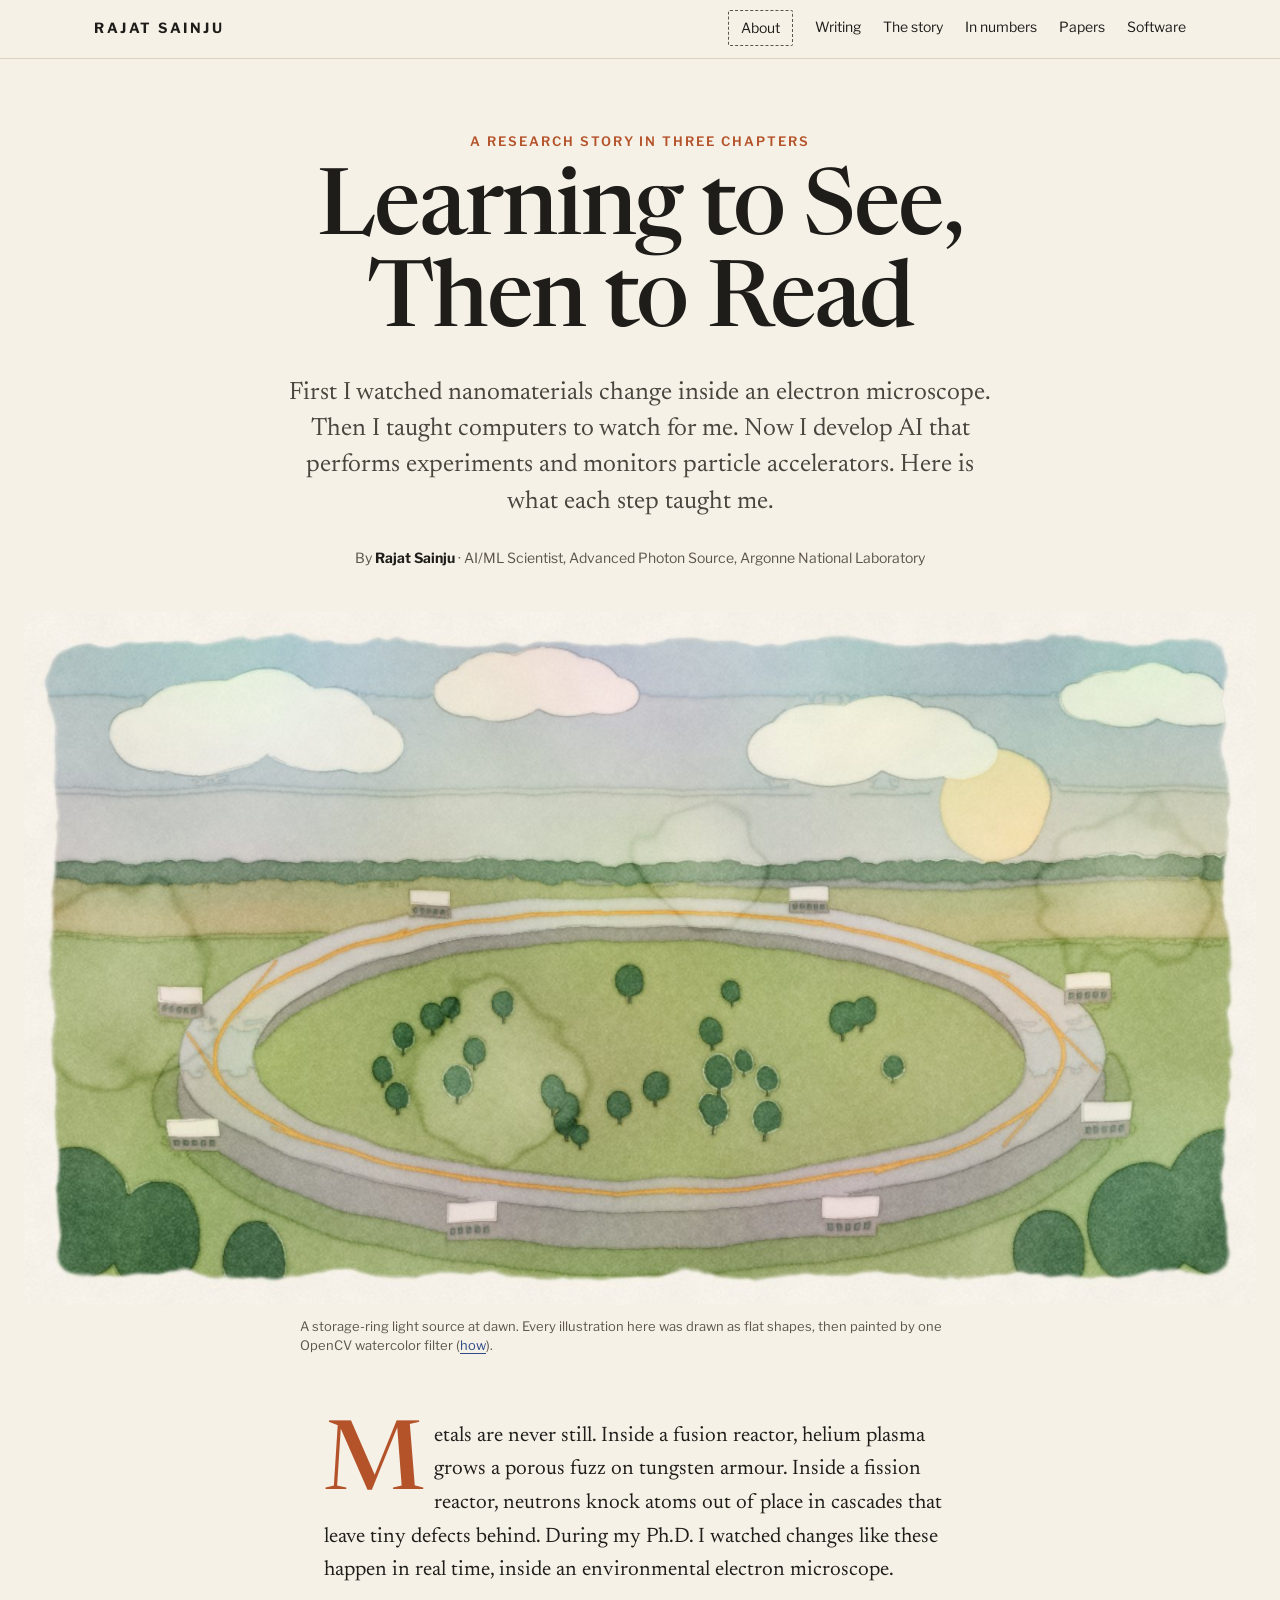
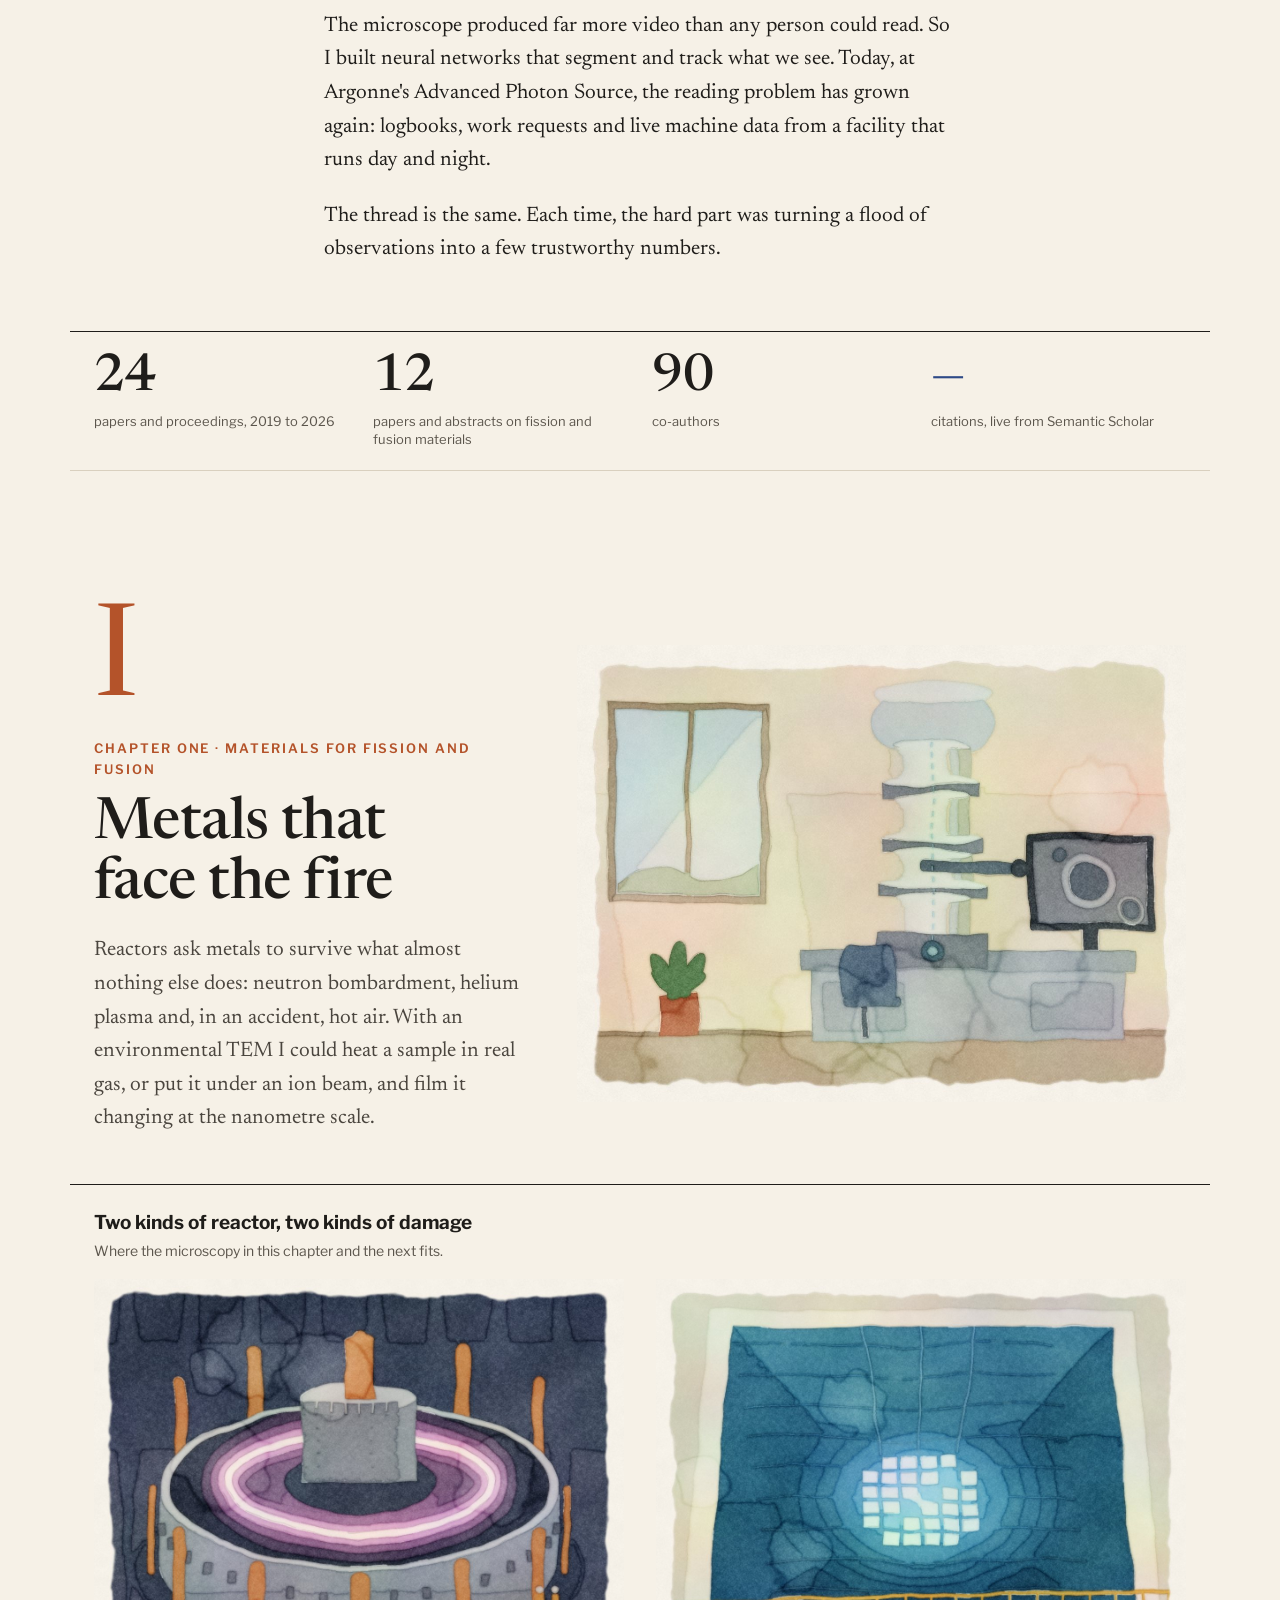
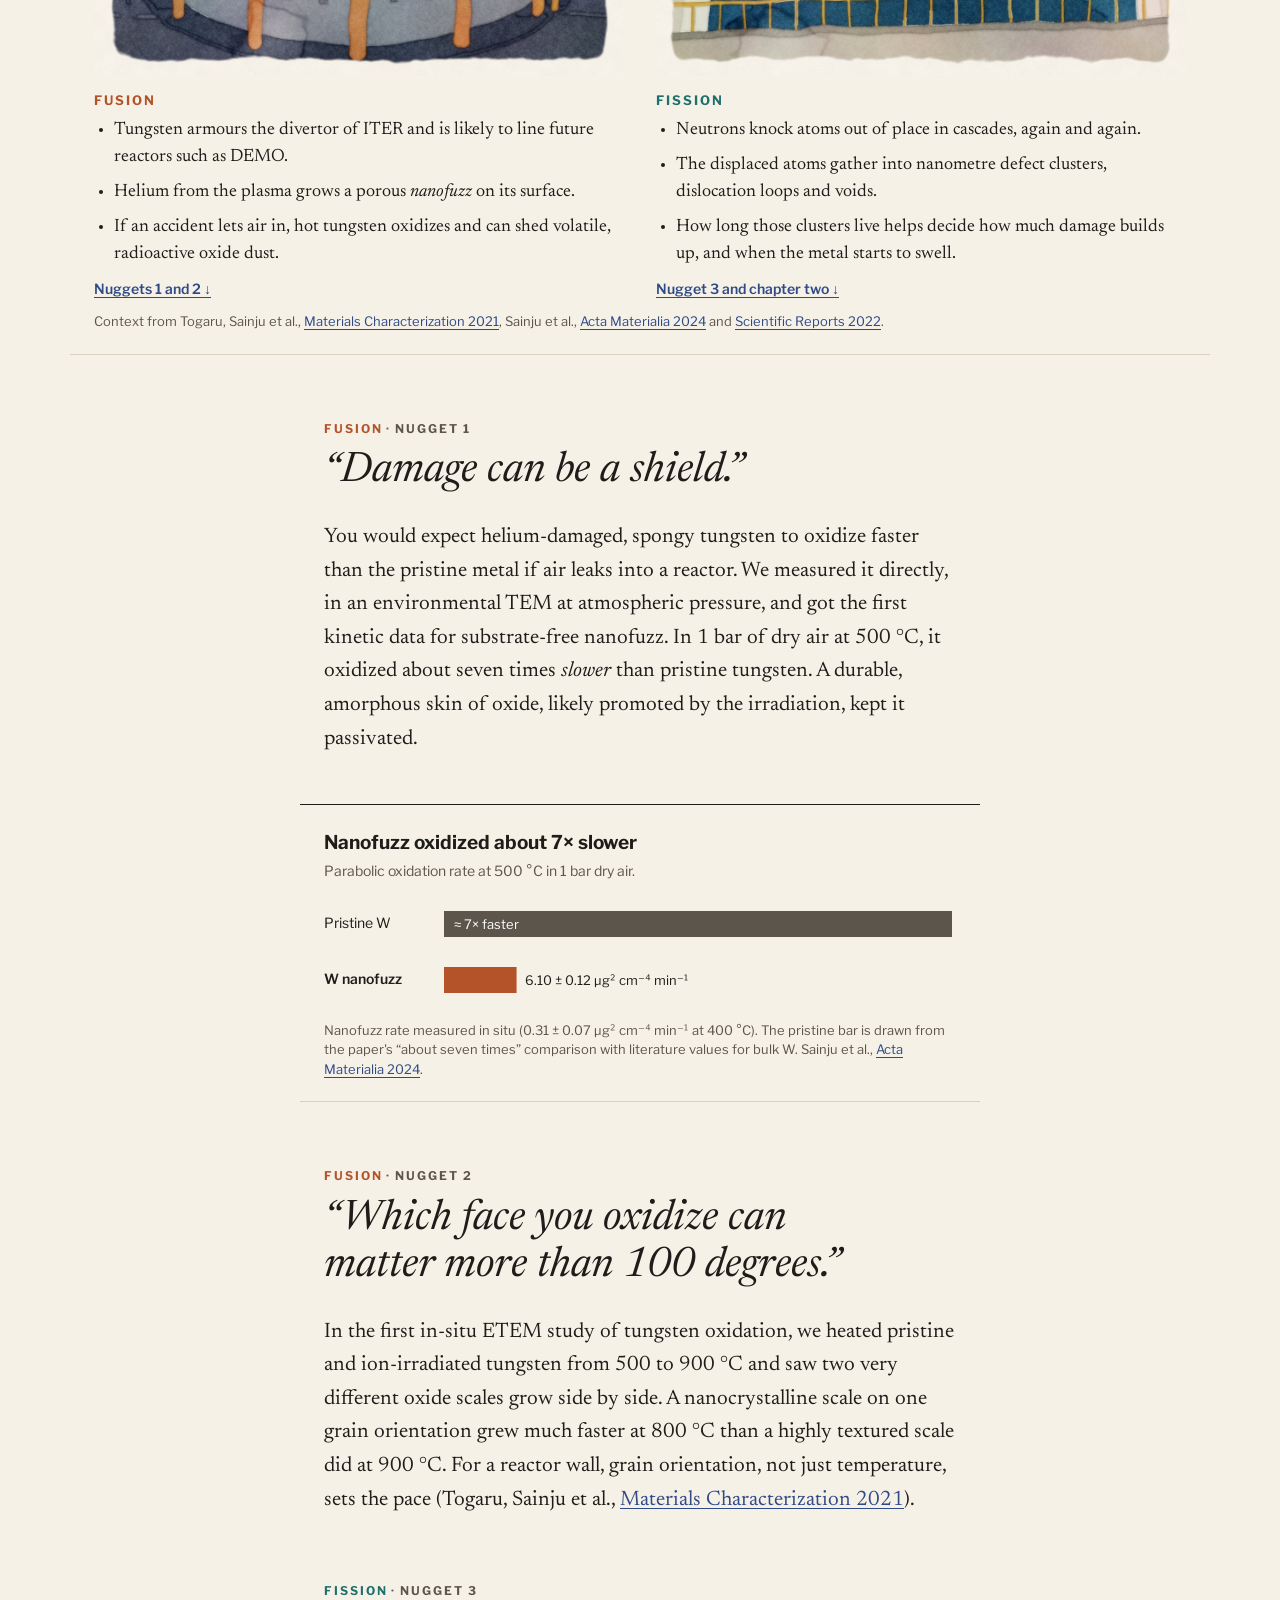
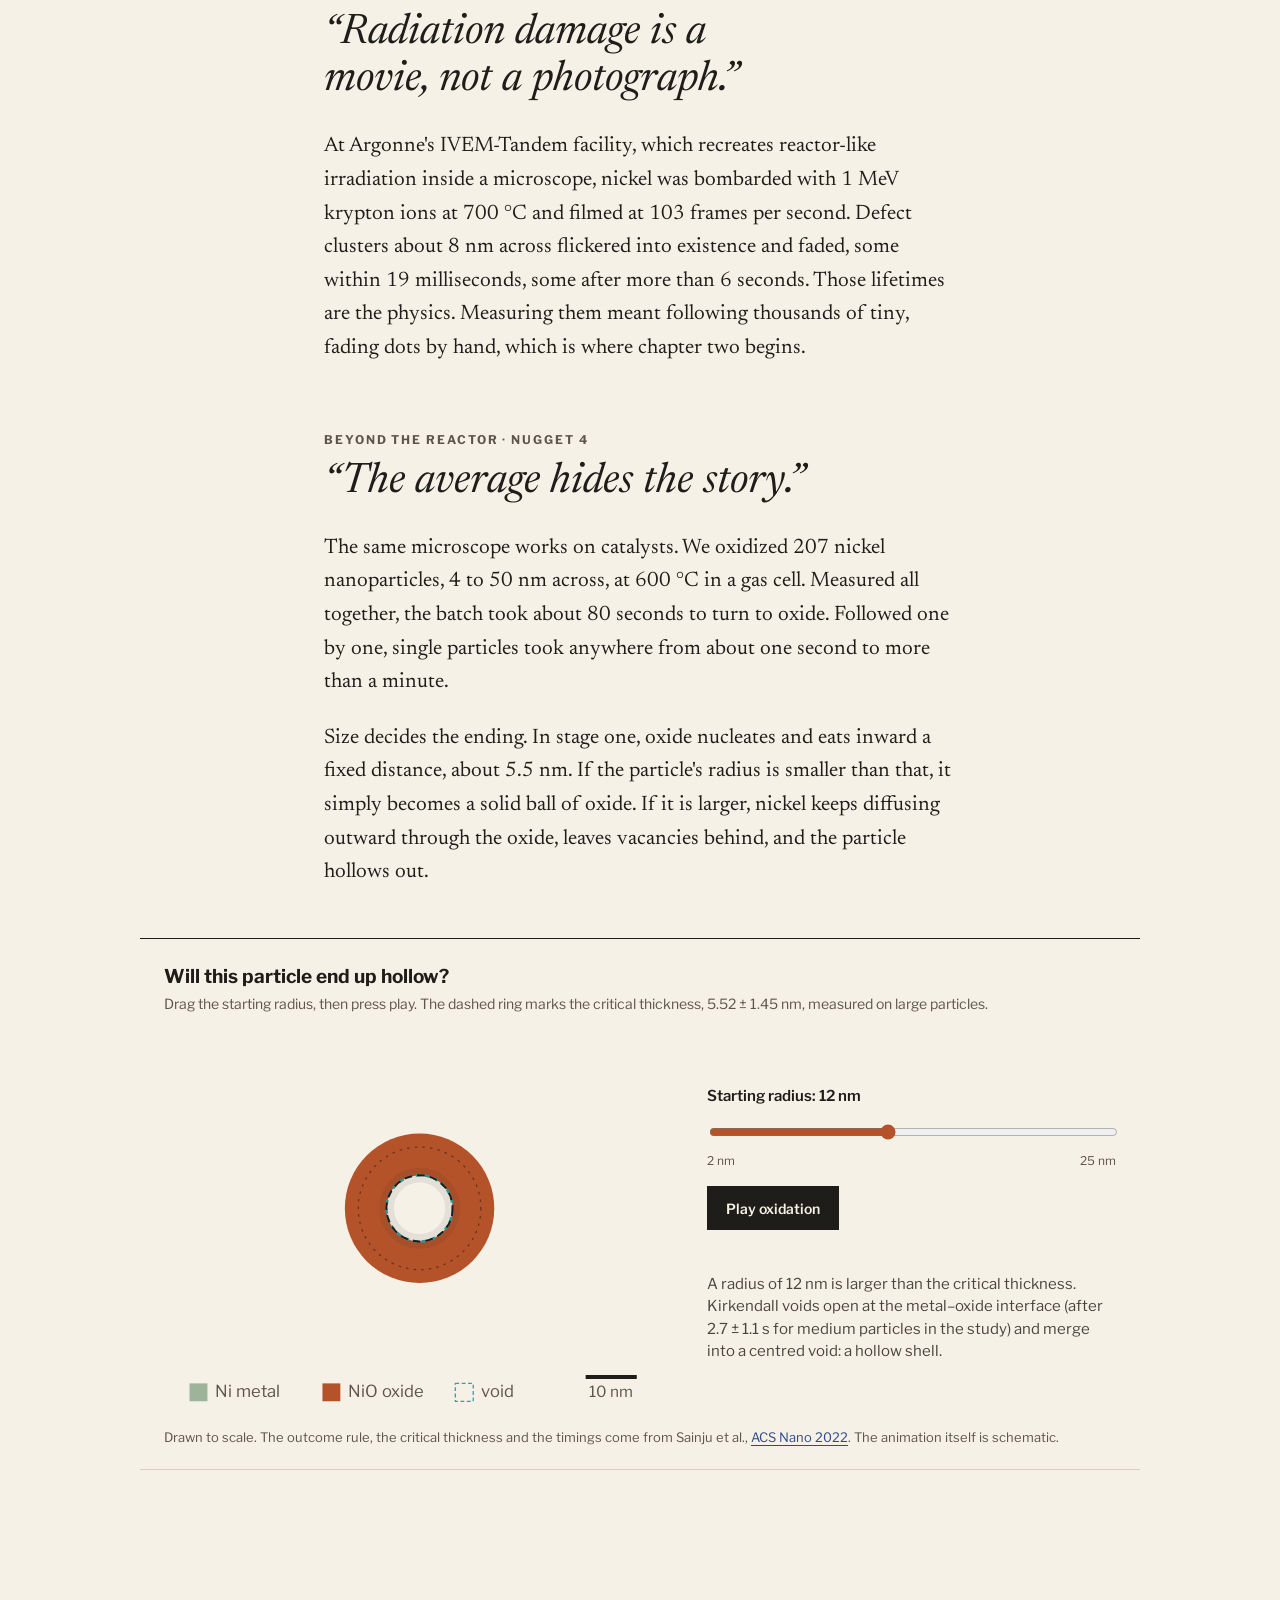
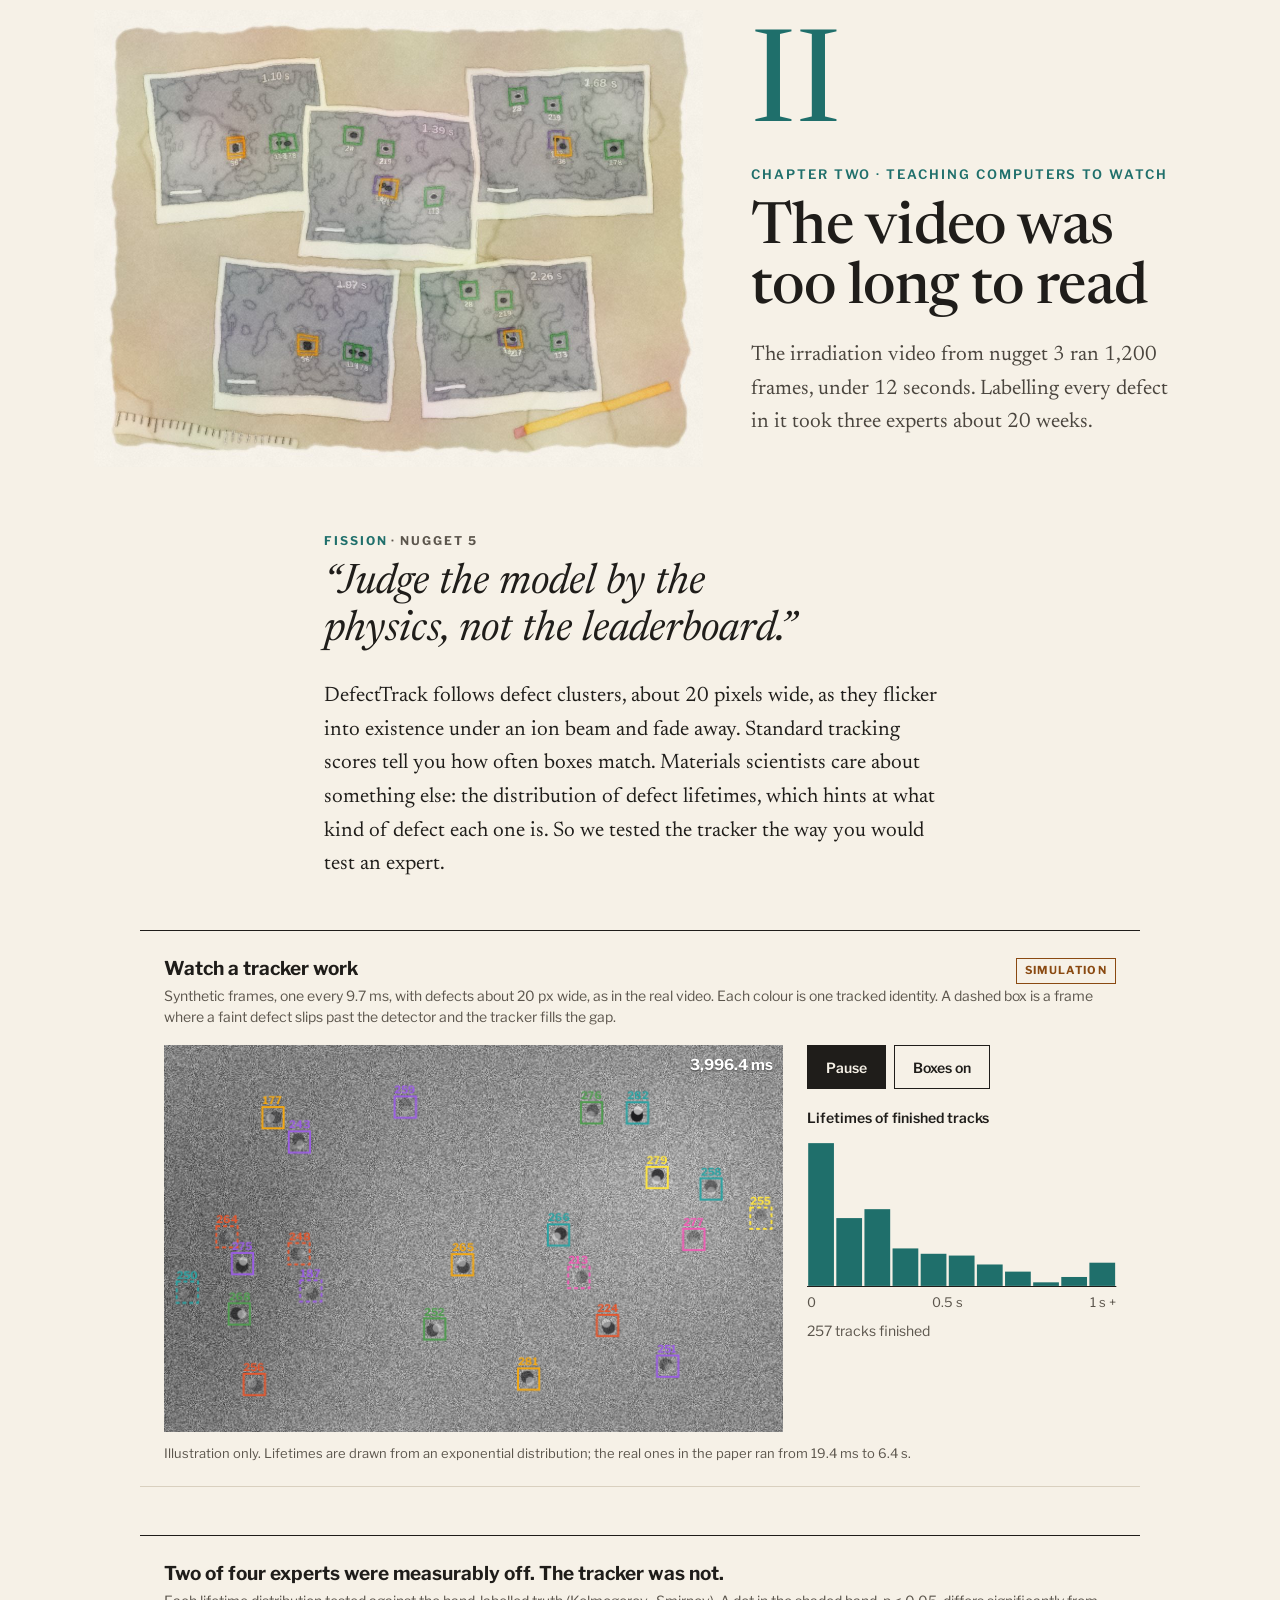
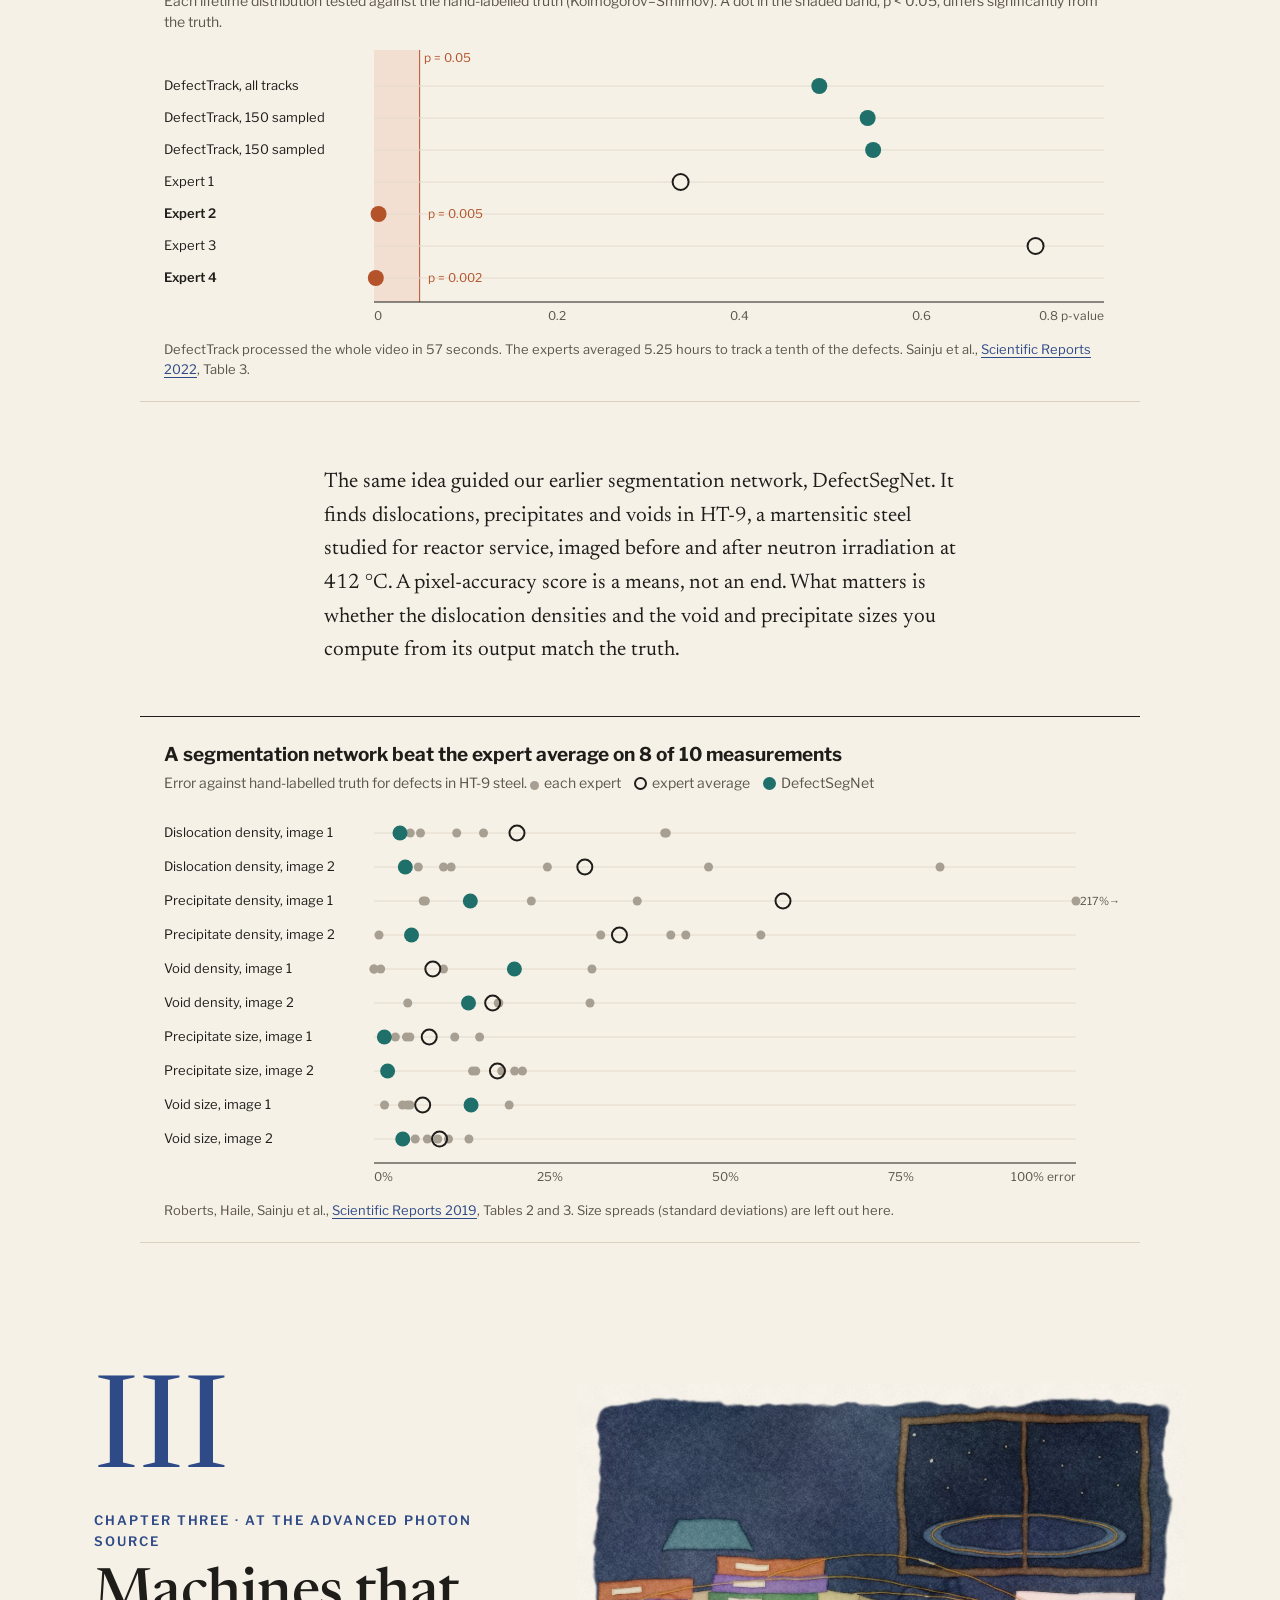
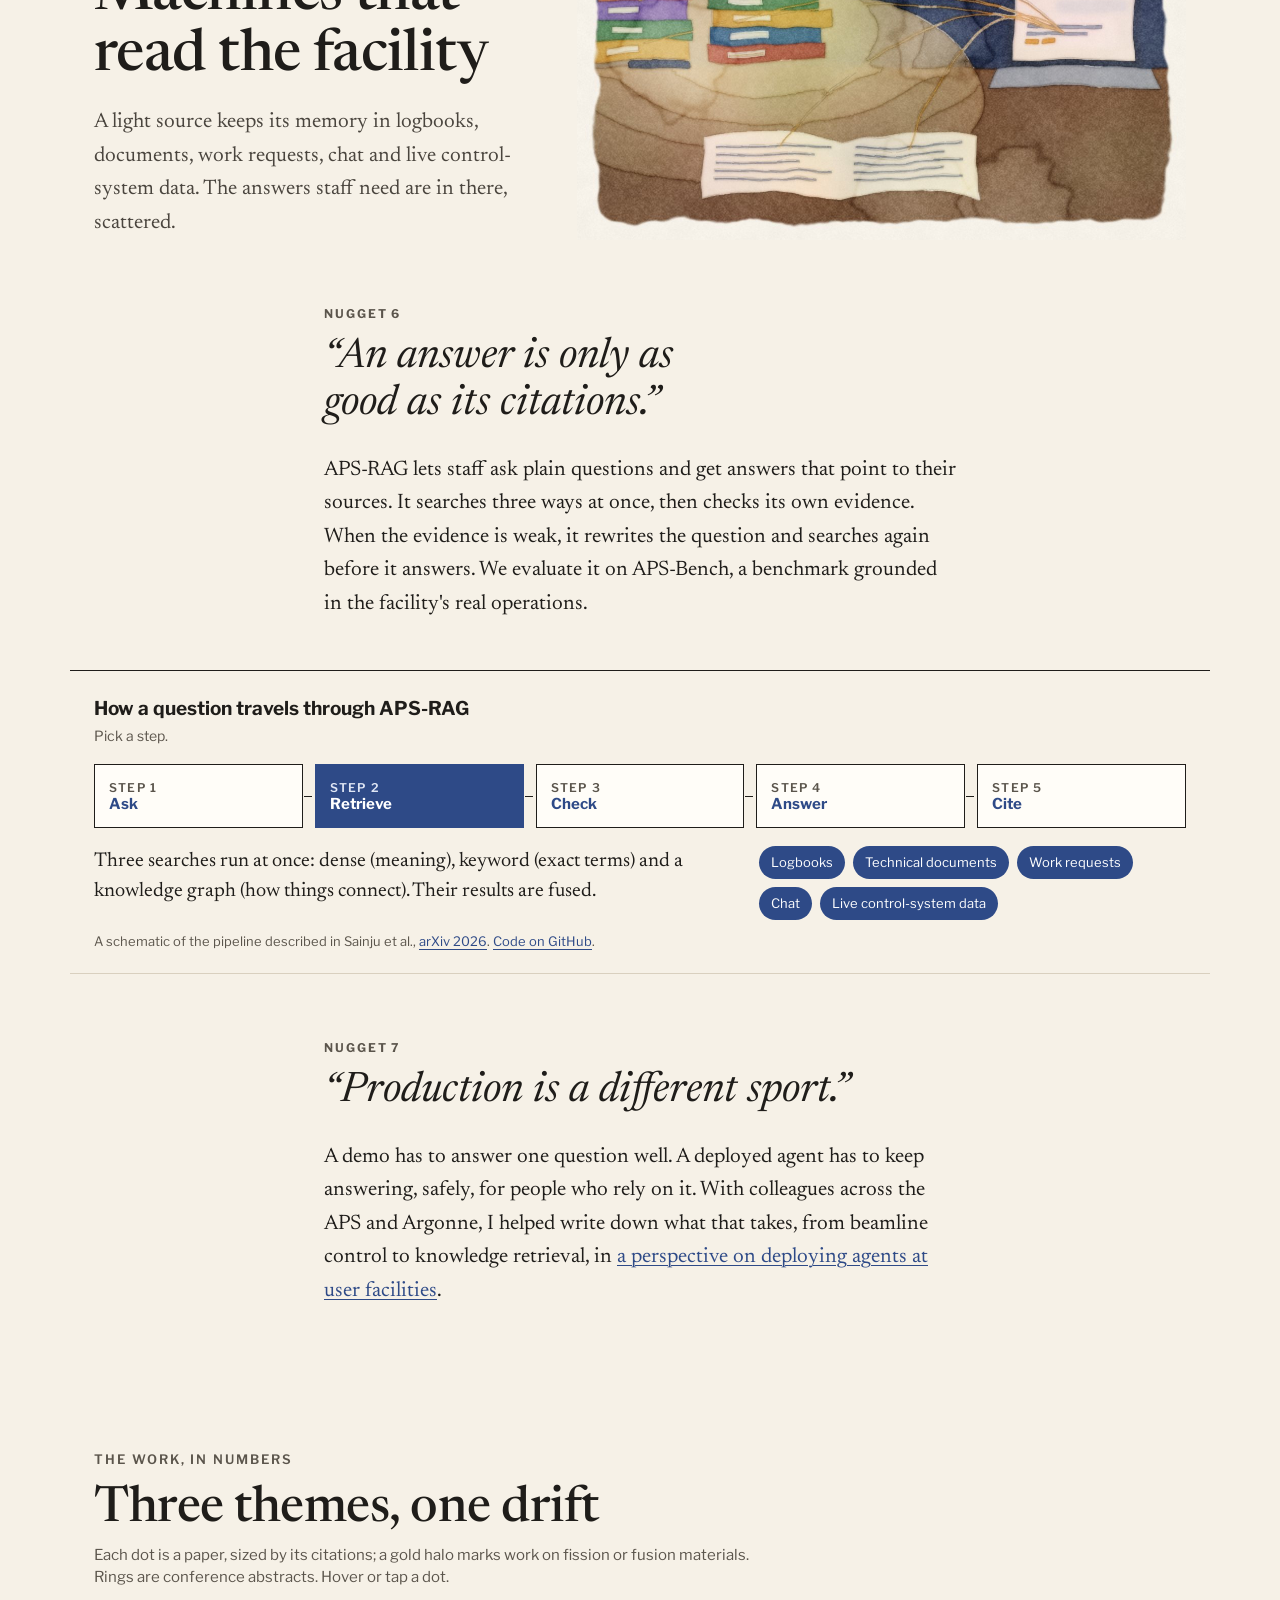
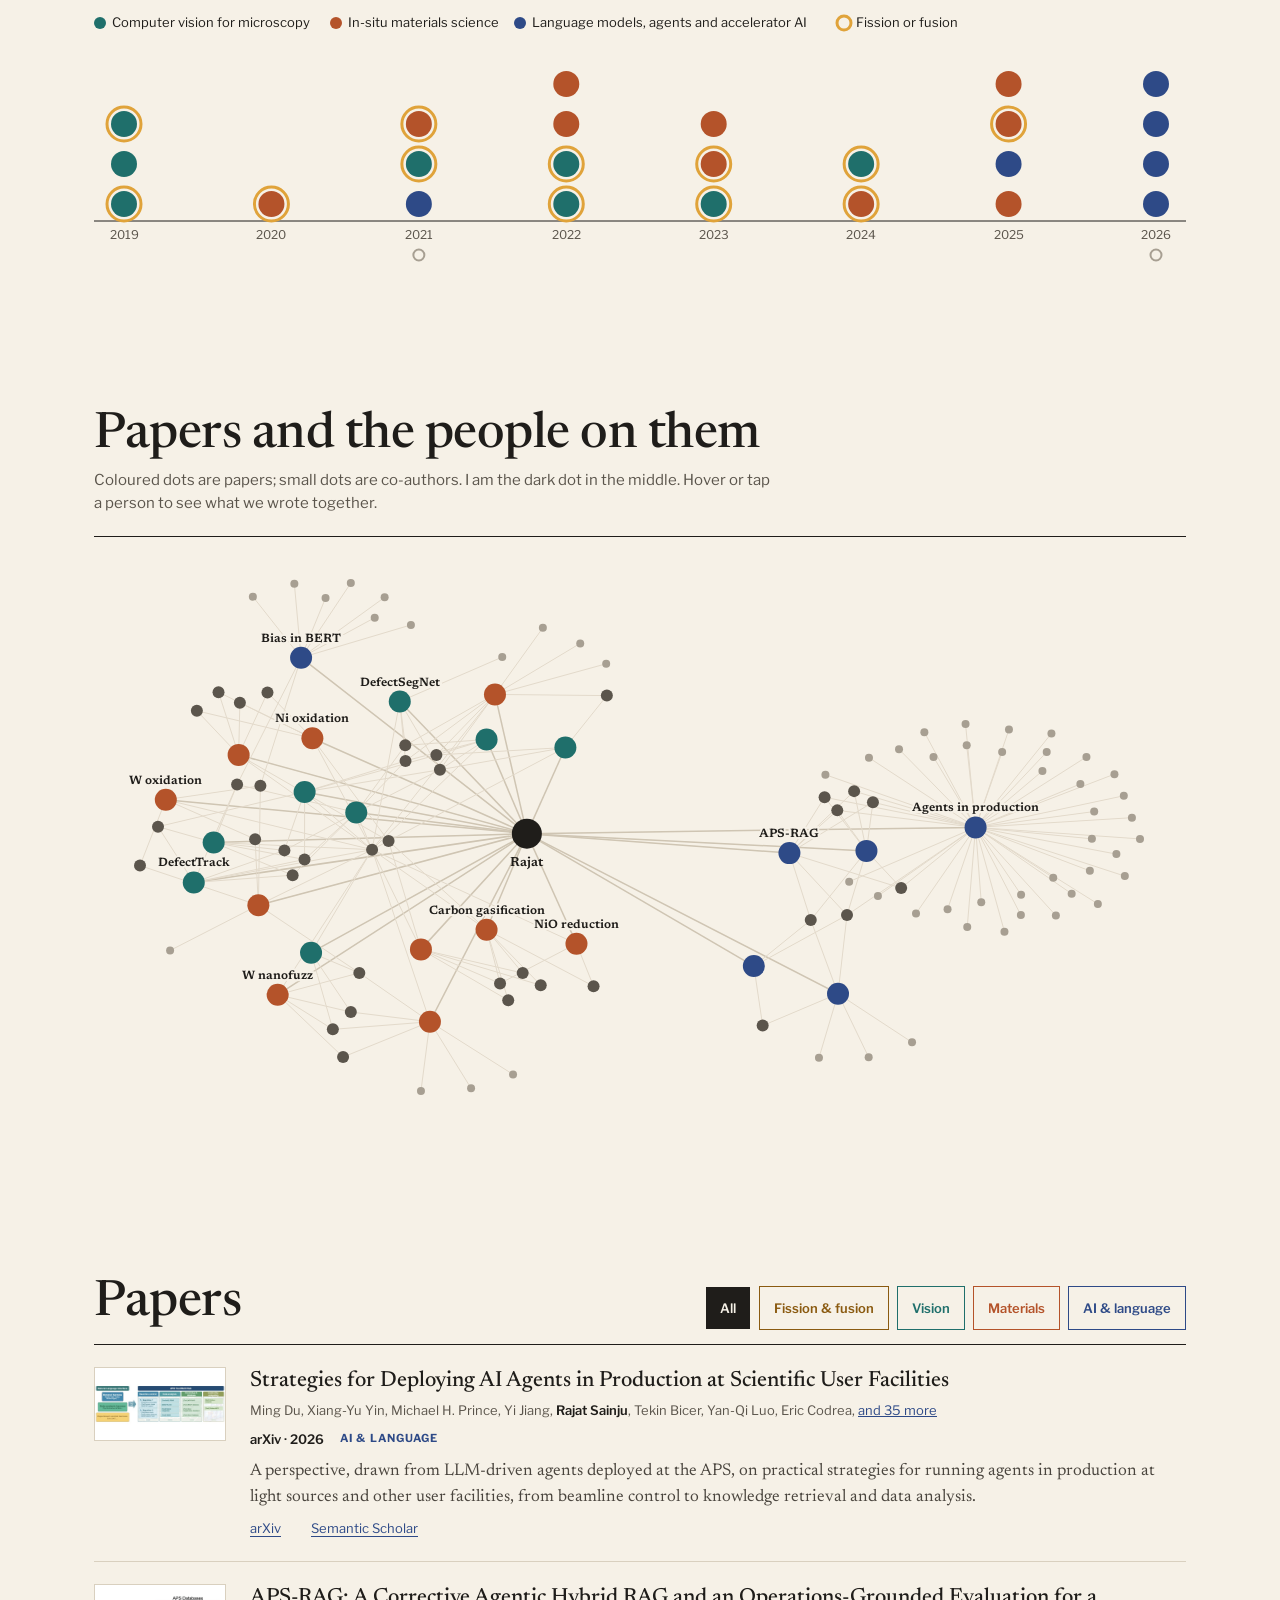
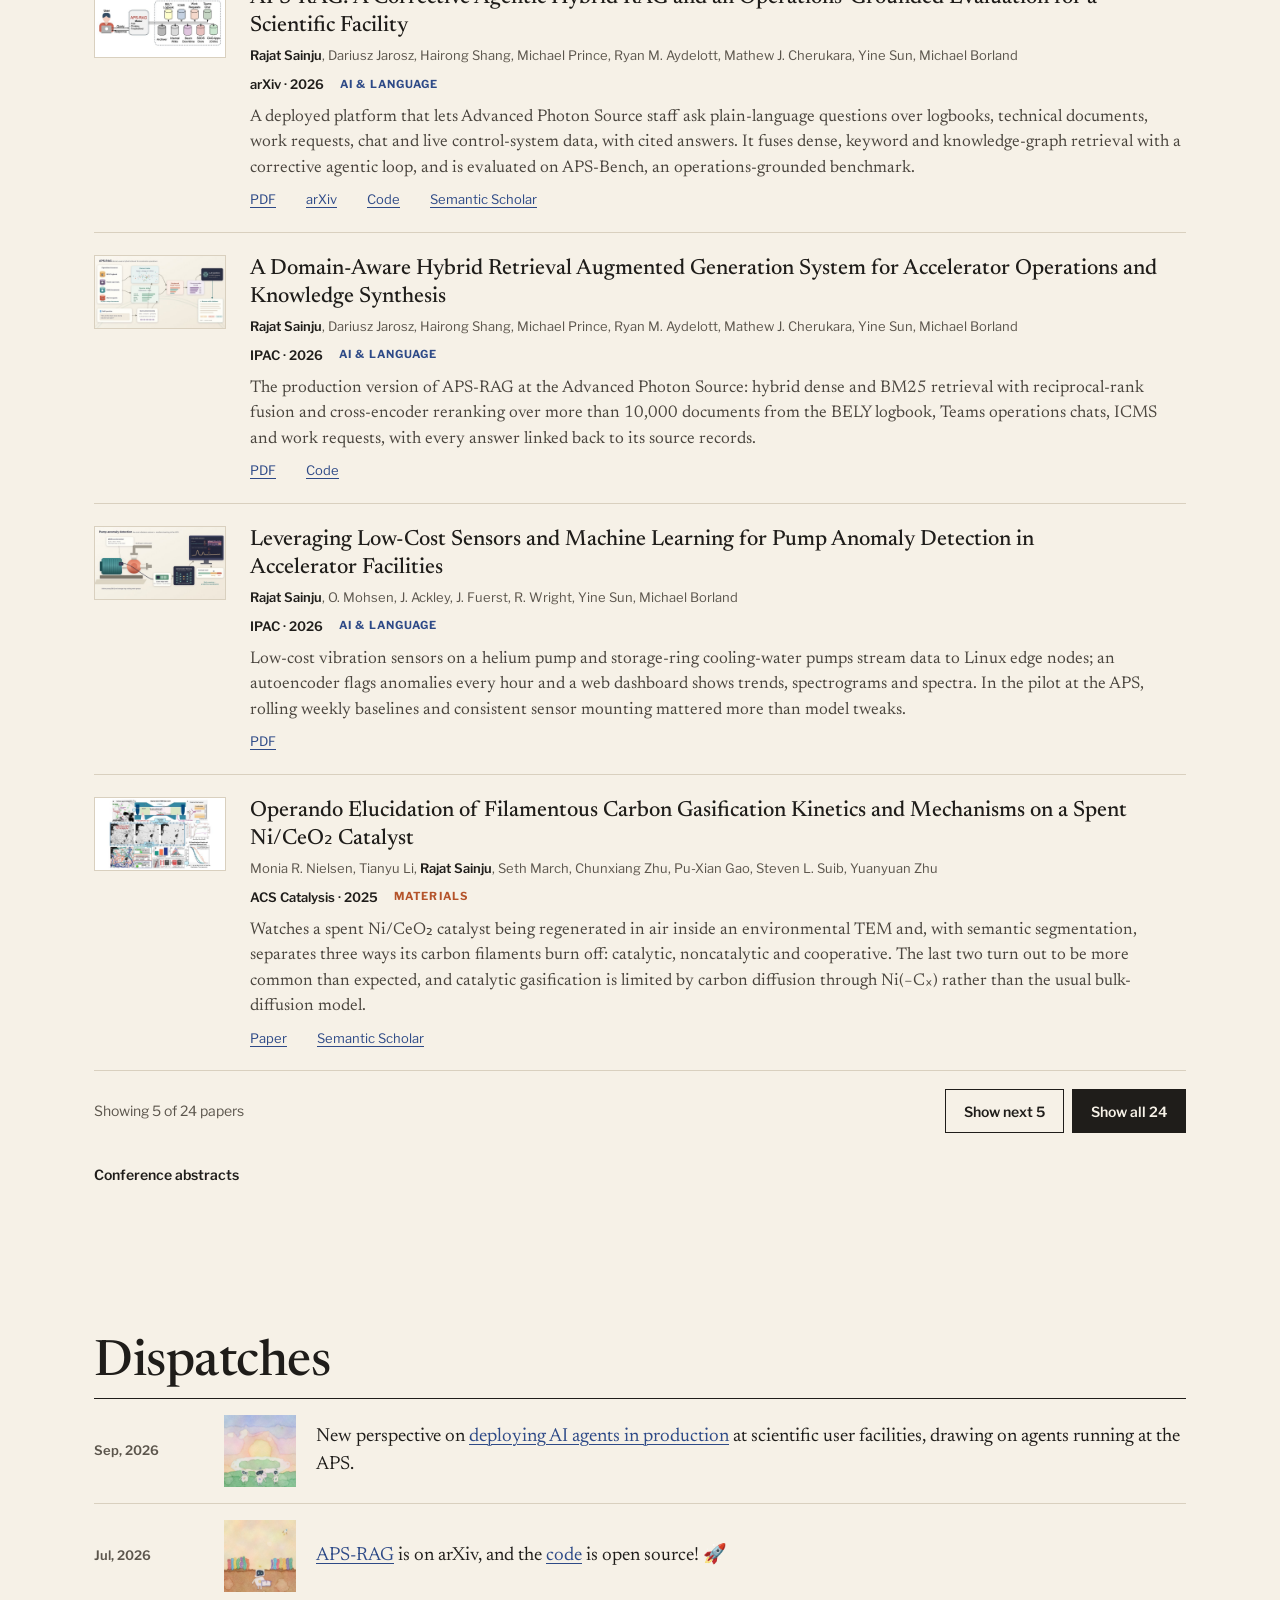
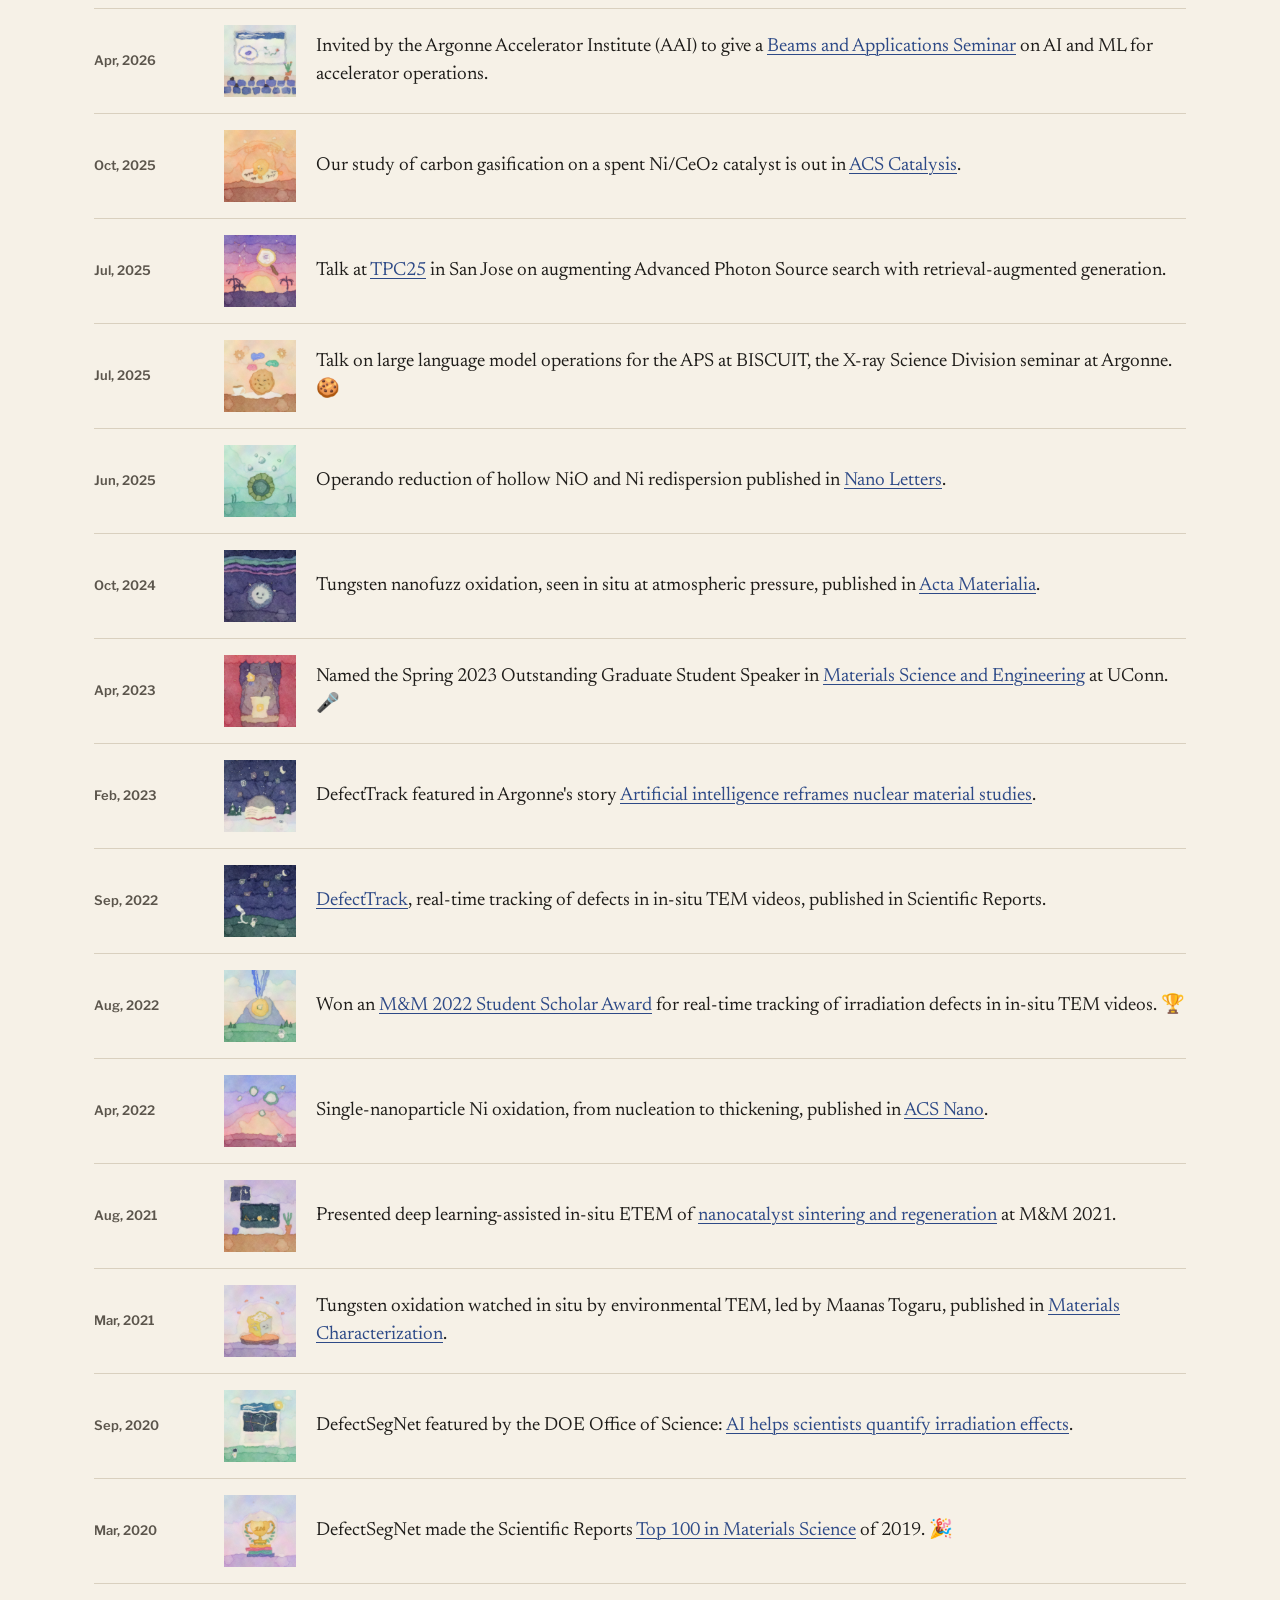
<file: index.html>
<!doctype html>
<html lang="en">
<head>
  <meta charset="utf-8">
  <meta name="viewport" content="width=device-width, initial-scale=1">
  <title>Rajat Sainju · Learning to See, Then to Read</title>
  <meta name="description" content="Rajat Sainju, AI/ML scientist at the Advanced Photon Source, Argonne National Laboratory. An illustrated story of research in in-situ electron microscopy, computer vision, and LLM systems for a scientific facility.">
  <meta property="og:title" content="Learning to See, Then to Read · Rajat Sainju">
  <meta property="og:description" content="From watching nanomaterials change in an electron microscope to developing AI that performs experiments and monitors particle accelerators.">
  <meta property="og:image" content="https://rajatsainju2025.github.io/assets/img/wc/ring.jpg">
  <meta property="og:type" content="website">
  <meta name="theme-color" content="#F6F1E7">
  <link rel="icon" href="data:image/svg+xml,<svg xmlns='http://www.w3.org/2000/svg' viewBox='0 0 100 100'><circle cx='50' cy='50' r='36' fill='none' stroke='%23B4532A' stroke-width='12'/></svg>">
  <link rel="preload" href="assets/fonts/newsreader-opsz.woff2" as="font" type="font/woff2" crossorigin>
  <link rel="stylesheet" href="assets/css/editorial.css?v=8">
</head>
<body>
  <a class="skip" href="#story">Skip to the story</a>

  <header class="masthead">
    <div class="wrap masthead-row">
      <a class="wordmark" href="#top">RAJAT SAINJU</a>
      <nav aria-label="Sections">
        <a class="nav-about" href="about.html">About</a>
        <a href="writing.html">Writing</a>
        <a href="#story">The story</a>
        <a href="#numbers">In numbers</a>
        <a href="#papers">Papers</a>
        <a href="#software">Software</a>
      </nav>
    </div>
    <div class="progress" aria-hidden="true"><span id="progress"></span></div>
  </header>

  <main id="top">
    <section class="hero wrap">
      <p class="kicker">A research story in three chapters</p>
      <h1>Learning to See, Then to Read</h1>
      <p class="dek">First I watched nanomaterials change inside an electron microscope. Then I taught computers to watch for me. Now I develop AI that performs experiments and monitors particle accelerators. Here is what each step taught me.</p>
      <p class="byline">By <strong>Rajat Sainju</strong> · AI/ML Scientist, Advanced Photon Source, Argonne National Laboratory</p>
    </section>

    <figure class="plate plate-hero">
      <img src="assets/img/wc/ring.jpg" width="1600" height="900" alt="Watercolor of a ring-shaped synchrotron building in green fields at dawn, a gold line tracing the electron orbit">
      <figcaption>A storage-ring light source at dawn. Every illustration here was drawn as flat shapes, then painted by one OpenCV watercolor filter (<a href="#colophon">how</a>).</figcaption>
    </figure>

    <section id="story" class="prose">
      <p class="lede"><span class="drop" aria-hidden="true">M</span><span class="sr-only">M</span>etals are never still. Inside a fusion reactor, helium plasma grows a porous fuzz on tungsten armour. Inside a fission reactor, neutrons knock atoms out of place in cascades that leave tiny defects behind. During my Ph.D. I watched changes like these happen in real time, inside an environmental electron microscope.</p>
      <p>The microscope produced far more video than any person could read. So I built neural networks that segment and track what we see. Today, at Argonne's Advanced Photon Source, the reading problem has grown again: logbooks, work requests and live machine data from a facility that runs day and night.</p>
      <p>The thread is the same. Each time, the hard part was turning a flood of observations into a few trustworthy numbers.</p>
    </section>

    <div class="stats wrap" id="stats">
      <div><b id="stat-papers">22</b><span>papers and proceedings, <span id="stat-years">2019 to 2026</span></span></div>
      <div><b id="stat-nuclear">12</b><span>papers and abstracts on fission and fusion materials</span></div>
      <div><b id="stat-coauthors">~80</b><span>co-authors</span></div>
      <div><b id="stat-cites" class="c-language">…</b><span>citations, live from Semantic Scholar</span></div>
    </div>

    <!-- ===================================================== Chapter I == -->
    <section class="chapter wrap" aria-labelledby="ch1">
      <div class="chapter-text">
        <div class="numeral c-materials" aria-hidden="true">I</div>
        <p class="kicker c-materials">Chapter one · Materials for fission and fusion</p>
        <h2 id="ch1">Metals that face the fire</h2>
        <p class="chapter-dek">Reactors ask metals to survive what almost nothing else does: neutron bombardment, helium plasma and, in an accident, hot air. With an environmental TEM I could heat a sample in real gas, or put it under an ion beam, and film it changing at the nanometre scale.</p>
      </div>
      <figure class="plate">
        <img src="assets/img/wc/microscope.jpg" width="1200" height="900" loading="lazy" alt="Watercolor of an electron microscope column on a lab console, a nanoparticle with an oxide shell on its monitor">
      </figure>
    </section>

    <figure class="graphic wide" id="reactors">
      <p class="g-title">Two kinds of reactor, two kinds of damage</p>
      <p class="g-sub">Where the microscopy in this chapter and the next fits.</p>
      <div class="reactor-grid">
        <div class="reactor">
          <img src="assets/img/wc/tokamak.jpg" width="1200" height="900" loading="lazy" alt="Watercolor of a fusion tokamak with its top cut away, a glowing pink plasma ring inside, copper field coils around it">
          <p class="reactor-kicker c-materials">Fusion</p>
          <ul>
            <li>Tungsten armours the divertor of ITER and is likely to line future reactors such as DEMO.</li>
            <li>Helium from the plasma grows a porous <em>nanofuzz</em> on its surface.</li>
            <li>If an accident lets air in, hot tungsten oxidizes and can shed volatile, radioactive oxide dust.</li>
          </ul>
          <p class="reactor-papers"><a href="#nugget-fusion">Nuggets 1 and 2 ↓</a></p>
        </div>
        <div class="reactor">
          <img src="assets/img/wc/fission.jpg" width="1200" height="900" loading="lazy" alt="Watercolor of a pool-type fission reactor seen from a bridge, the core glowing blue under the water">
          <p class="reactor-kicker c-vision">Fission</p>
          <ul>
            <li>Neutrons knock atoms out of place in cascades, again and again.</li>
            <li>The displaced atoms gather into nanometre defect clusters, dislocation loops and voids.</li>
            <li>How long those clusters live helps decide how much damage builds up, and when the metal starts to swell.</li>
          </ul>
          <p class="reactor-papers"><a href="#nugget-fission">Nugget 3 and chapter two ↓</a></p>
        </div>
      </div>
      <figcaption>Context from Togaru, Sainju et al., <a href="https://doi.org/10.1016/j.matchar.2021.111016">Materials Characterization 2021</a>, Sainju et al., <a href="https://doi.org/10.1016/j.actamat.2024.120282">Acta Materialia 2024</a> and <a href="https://doi.org/10.1038/s41598-022-19697-1">Scientific Reports 2022</a>.</figcaption>
    </figure>

    <section class="prose" id="nugget-fusion">
      <p class="nugget-label"><span class="c-materials">Fusion</span> · Nugget 1</p>
      <blockquote class="pull">“Damage can be a shield.”</blockquote>
      <p>You would expect helium-damaged, spongy tungsten to oxidize faster than the pristine metal if air leaks into a reactor. We measured it directly, in an environmental TEM at atmospheric pressure, and got the first kinetic data for substrate-free nanofuzz. In 1 bar of dry air at 500 °C, it oxidized about seven times <em>slower</em> than pristine tungsten. A durable, amorphous skin of oxide, likely promoted by the irradiation, kept it passivated.</p>
    </section>

    <figure class="graphic narrow" id="w-chart">
      <p class="g-title">Nanofuzz oxidized about 7× slower</p>
      <p class="g-sub">Parabolic oxidation rate at 500 °C in 1 bar dry air.</p>
      <div id="w-bars"></div>
      <figcaption>Nanofuzz rate measured in situ (<span id="w-kp400"></span> at 400 °C). The pristine bar is drawn from the paper's “about seven times” comparison with literature values for bulk W. Sainju et al., <a href="https://doi.org/10.1016/j.actamat.2024.120282">Acta Materialia 2024</a>.</figcaption>
    </figure>

    <section class="prose">
      <p class="nugget-label"><span class="c-materials">Fusion</span> · Nugget 2</p>
      <blockquote class="pull">“Which face you oxidize can matter more than 100 degrees.”</blockquote>
      <p>In the first in-situ ETEM study of tungsten oxidation, we heated pristine and ion-irradiated tungsten from 500 to 900 °C and saw two very different oxide scales grow side by side. A nanocrystalline scale on one grain orientation grew much faster at 800 °C than a highly textured scale did at 900 °C. For a reactor wall, grain orientation, not just temperature, sets the pace (Togaru, Sainju et al., <a href="https://doi.org/10.1016/j.matchar.2021.111016">Materials Characterization 2021</a>).</p>
    </section>

    <section class="prose" id="nugget-fission">
      <p class="nugget-label"><span class="c-vision">Fission</span> · Nugget 3</p>
      <blockquote class="pull">“Radiation damage is a movie, not a photograph.”</blockquote>
      <p>At Argonne's IVEM-Tandem facility, which recreates reactor-like irradiation inside a microscope, nickel was bombarded with 1 MeV krypton ions at 700 °C and filmed at 103 frames per second. Defect clusters about 8 nm across flickered into existence and faded, some within 19 milliseconds, some after more than 6 seconds. Those lifetimes are the physics. Measuring them meant following thousands of tiny, fading dots by hand, which is where chapter two begins.</p>
    </section>

    <section class="prose">
      <p class="nugget-label">Beyond the reactor · Nugget 4</p>
      <blockquote class="pull">“The average hides the story.”</blockquote>
      <p>The same microscope works on catalysts. We oxidized 207 nickel nanoparticles, 4 to 50 nm across, at 600 °C in a gas cell. Measured all together, the batch took about 80 seconds to turn to oxide. Followed one by one, single particles took anywhere from about one second to more than a minute.</p>
      <p>Size decides the ending. In stage one, oxide nucleates and eats inward a fixed distance, about 5.5 nm. If the particle's radius is smaller than that, it simply becomes a solid ball of oxide. If it is larger, nickel keeps diffusing outward through the oxide, leaves vacancies behind, and the particle hollows out.</p>
    </section>

    <figure class="graphic" id="ni-explorer">
      <p class="g-title">Will this particle end up hollow?</p>
      <p class="g-sub">Drag the starting radius, then press play. The dashed ring marks the critical thickness, 5.52 ± 1.45 nm, measured on large particles.</p>
      <div class="ni-grid">
        <svg id="ni-svg" viewBox="0 0 400 300" role="img" aria-labelledby="ni-outcome"></svg>
        <div class="ni-controls">
          <label for="ni-radius">Starting radius: <output id="ni-radius-out" for="ni-radius">12 nm</output></label>
          <input id="ni-radius" type="range" min="2" max="25" step="0.5" value="12">
          <div class="scale-row" aria-hidden="true"><span>2 nm</span><span>25 nm</span></div>
          <button type="button" class="btn" id="ni-play">Play oxidation</button>
          <p id="ni-stage" class="ni-stage" aria-live="polite"></p>
          <p id="ni-outcome" class="ni-outcome"></p>
        </div>
      </div>
      <figcaption>Drawn to scale. The outcome rule, the critical thickness and the timings come from Sainju et al., <a href="https://doi.org/10.1021/acsnano.2c00742">ACS Nano 2022</a>. The animation itself is schematic.</figcaption>
    </figure>

    <!-- ==================================================== Chapter II == -->
    <section class="chapter wrap flip" aria-labelledby="ch2">
      <figure class="plate">
        <img src="assets/img/wc/frames.jpg" width="1200" height="900" loading="lazy" alt="Watercolor of five grainy microscope video frames on a desk, each defect boxed and numbered">
      </figure>
      <div class="chapter-text">
        <div class="numeral c-vision" aria-hidden="true">II</div>
        <p class="kicker c-vision">Chapter two · Teaching computers to watch</p>
        <h2 id="ch2">The video was too long to read</h2>
        <p class="chapter-dek">The irradiation video from nugget 3 ran 1,200 frames, under 12 seconds. Labelling every defect in it took three experts about 20 weeks.</p>
      </div>
    </section>

    <section class="prose">
      <p class="nugget-label"><span class="c-vision">Fission</span> · Nugget 5</p>
      <blockquote class="pull">“Judge the model by the physics, not the leaderboard.”</blockquote>
      <p>DefectTrack follows defect clusters, about 20 pixels wide, as they flicker into existence under an ion beam and fade away. Standard tracking scores tell you how often boxes match. Materials scientists care about something else: the distribution of defect lifetimes, which hints at what kind of defect each one is. So we tested the tracker the way you would test an expert.</p>
    </section>

    <figure class="graphic" id="tracker">
      <div class="g-head">
        <p class="g-title">Watch a tracker work</p>
        <span class="badge">Simulation</span>
      </div>
      <p class="g-sub">Synthetic frames, one every 9.7 ms, with defects about 20 px wide, as in the real video. Each colour is one tracked identity. A dashed box is a frame where a faint defect slips past the detector and the tracker fills the gap.</p>
      <div class="tracker-grid">
        <div class="tracker-stage">
          <canvas id="tracker-canvas" width="640" height="400" role="img" aria-label="Simulated grainy microscope video with defects appearing and fading, each boxed by a tracker"></canvas>
          <div class="tracker-clock" id="tracker-clock">0.0 ms</div>
        </div>
        <div class="tracker-side">
          <div class="btn-row">
            <button type="button" class="btn" id="tracker-play">Pause</button>
            <button type="button" class="btn ghost" id="tracker-boxes" aria-pressed="true">Boxes on</button>
          </div>
          <p class="side-label">Lifetimes of finished tracks</p>
          <svg id="tracker-hist" viewBox="0 0 260 150" role="img" aria-label="Histogram of simulated defect lifetimes"></svg>
          <p class="side-note" id="tracker-count">0 tracks finished</p>
        </div>
      </div>
      <figcaption>Illustration only. Lifetimes are drawn from an exponential distribution; the real ones in the paper ran from 19.4 ms to 6.4 s.</figcaption>
    </figure>

    <figure class="graphic" id="ks-chart">
      <p class="g-title">Two of four experts were measurably off. The tracker was not.</p>
      <p class="g-sub">Each lifetime distribution tested against the hand-labelled truth (Kolmogorov–Smirnov). A dot in the shaded band, p &lt; 0.05, differs significantly from the truth.</p>
      <div id="ks-svg" class="chart"></div>
      <figcaption>DefectTrack processed the whole video in 57 seconds. The experts averaged 5.25 hours to track a tenth of the defects. Sainju et al., <a href="https://doi.org/10.1038/s41598-022-19697-1">Scientific Reports 2022</a>, Table 3.</figcaption>
    </figure>

    <section class="prose">
      <p>The same idea guided our earlier segmentation network, DefectSegNet. It finds dislocations, precipitates and voids in HT-9, a martensitic steel studied for reactor service, imaged before and after neutron irradiation at 412 °C. A pixel-accuracy score is a means, not an end. What matters is whether the dislocation densities and the void and precipitate sizes you compute from its output match the truth.</p>
    </section>

    <figure class="graphic" id="seg-chart">
      <p class="g-title">A segmentation network beat the expert average on 8 of 10 measurements</p>
      <p class="g-sub">Error against hand-labelled truth for defects in HT-9 steel. <span class="key"><i class="k-expert"></i>each expert</span> <span class="key"><i class="k-avg"></i>expert average</span> <span class="key"><i class="k-model"></i>DefectSegNet</span></p>
      <div id="seg-svg" class="chart"></div>
      <figcaption>Roberts, Haile, Sainju et al., <a href="https://doi.org/10.1038/s41598-019-49105-0">Scientific Reports 2019</a>, Tables 2 and 3. Size spreads (standard deviations) are left out here.</figcaption>
    </figure>

    <!-- =================================================== Chapter III == -->
    <section class="chapter wrap" aria-labelledby="ch3">
      <div class="chapter-text">
        <div class="numeral c-language" aria-hidden="true">III</div>
        <p class="kicker c-language">Chapter three · At the Advanced Photon Source</p>
        <h2 id="ch3">Machines that read the facility</h2>
        <p class="chapter-dek">A light source keeps its memory in logbooks, documents, work requests, chat and live control-system data. The answers staff need are in there, scattered.</p>
      </div>
      <figure class="plate">
        <img src="assets/img/wc/logbooks.jpg" width="1200" height="900" loading="lazy" alt="Watercolor of a desk at night with stacks of logbooks and threads of light running to a laptop, the ring building seen through the window">
      </figure>
    </section>

    <section class="prose">
      <p class="nugget-label">Nugget 6</p>
      <blockquote class="pull">“An answer is only as good as its citations.”</blockquote>
      <p>APS-RAG lets staff ask plain questions and get answers that point to their sources. It searches three ways at once, then checks its own evidence. When the evidence is weak, it rewrites the question and searches again before it answers. We evaluate it on APS-Bench, a benchmark grounded in the facility's real operations.</p>
    </section>

    <figure class="graphic wide" id="rag">
      <p class="g-title">How a question travels through APS-RAG</p>
      <p class="g-sub">Pick a step.</p>
      <ol class="rag-steps" id="rag-steps"></ol>
      <div class="rag-detail">
        <p id="rag-text" aria-live="polite"></p>
        <ul class="rag-sources" id="rag-sources" aria-label="Sources searched"></ul>
      </div>
      <figcaption>A schematic of the pipeline described in Sainju et al., <a href="https://arxiv.org/abs/2607.24663">arXiv 2026</a>. <a href="https://github.com/rajatsainju2025/aps-rag">Code on GitHub</a>.</figcaption>
    </figure>

    <section class="prose">
      <p class="nugget-label">Nugget 7</p>
      <blockquote class="pull">“Production is a different sport.”</blockquote>
      <p>A demo has to answer one question well. A deployed agent has to keep answering, safely, for people who rely on it. With colleagues across the APS and Argonne, I helped write down what that takes, from beamline control to knowledge retrieval, in <a href="https://arxiv.org/abs/2609.36362">a perspective on deploying agents at user facilities</a>.</p>
    </section>

    <!-- ===================================================== Numbers == -->
    <section id="numbers" class="wrap block">
      <p class="kicker">The work, in numbers</p>
      <h2>Three themes, one drift</h2>
      <p class="block-dek">Each dot is a paper, sized by its citations; a gold halo marks work on fission or fusion materials. Rings are conference abstracts. Hover or tap a dot.</p>
      <div id="timeline" class="chart"></div>
    </section>

    <section class="wrap block">
      <h2>Papers and the people on them</h2>
      <p class="block-dek">Coloured dots are papers; small dots are co-authors. I am the dark dot in the middle. Hover or tap a person to see what we wrote together.</p>
      <div id="network" class="network"></div>
    </section>

    <!-- ===================================================== Index == -->
    <section id="papers" class="wrap block">
      <div class="index-head">
        <h2>Papers</h2>
        <div class="filters" role="group" aria-label="Filter papers by theme" id="filters"></div>
      </div>
      <ol class="index" id="index"></ol>
      <div class="pager" id="pager"></div>
      <details class="abstracts">
        <summary>Conference abstracts</summary>
        <ul id="abstracts"></ul>
      </details>
    </section>

    <section id="dispatches" class="wrap block">
      <h2>Dispatches</h2>
      <ol class="dispatches" id="news"></ol>
    </section>

    <section id="software" class="wrap block">
      <h2>Software</h2>
      <div class="term" id="software-list"></div>
    </section>
  </main>

  <div class="tip" id="tip" role="status" hidden></div>

  <footer id="about">
    <img class="skyline" src="assets/img/wc/skyline.jpg" width="1600" height="700" loading="lazy" alt="Watercolor of the Chicago skyline at dusk over Lake Michigan">
    <div class="wrap footer-grid">
      <div>
        <p class="f-head">About</p>
        <div id="bio" class="f-bio"></div>
      </div>
      <div>
        <p class="f-head">Elsewhere</p>
        <ul class="links" id="links"></ul>
      </div>
      <div id="colophon">
        <p class="f-head">Colophon</p>
        <p>Illustrations are flat SVG scenes painted by <a href="https://github.com/rajatsainju2025/rajatsainju2025.github.io/blob/main/tools/watercolor.py">an OpenCV watercolor filter</a>: smoothing, wobble, wet edges, granulation and paper grain. Charts are hand-built SVG from the papers' own tables. Type is Newsreader and Libre Franklin.</p>
      </div>
    </div>
    <p class="wrap copyright">© <span id="year"></span> Rajat Sainju</p>
  </footer>

  <script src="assets/js/data.js?v=8"></script>
  <script src="assets/js/story.js?v=8"></script>
  <script src="assets/js/editorial.js?v=8"></script>
</body>
</html>
</file>
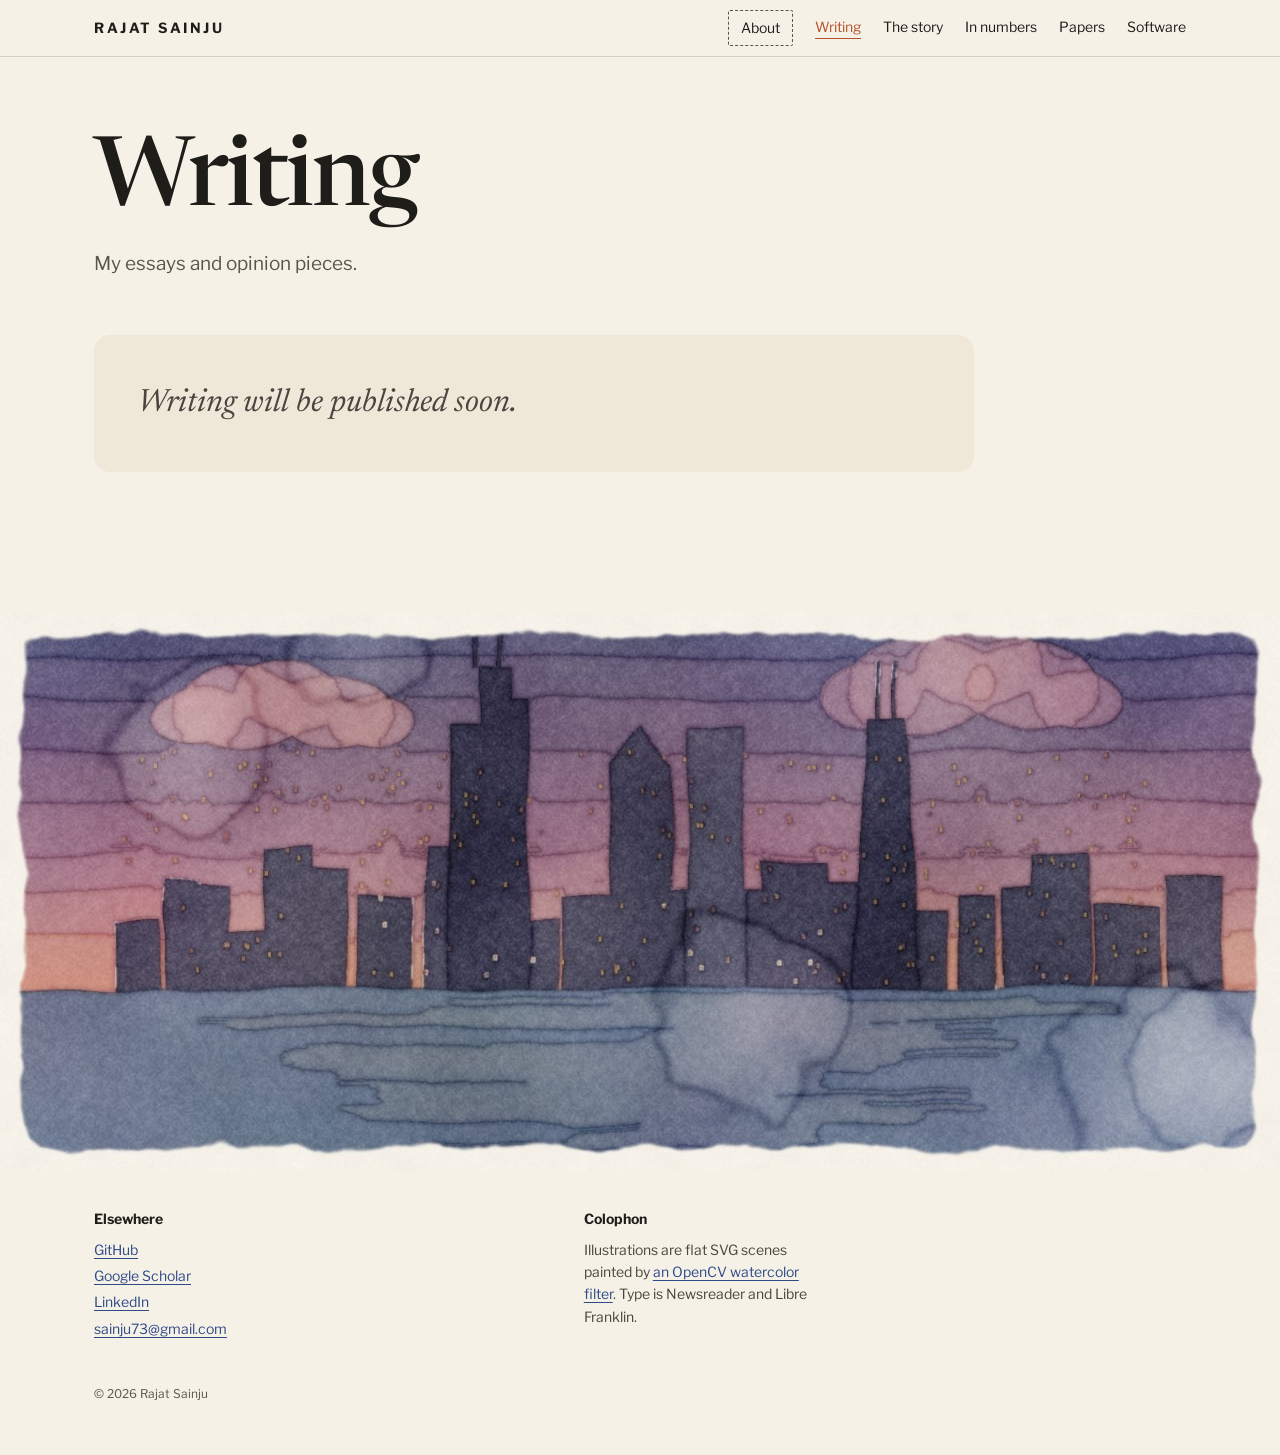
<file: writing.html>
<!doctype html>
<html lang="en">
<head>
  <meta charset="utf-8">
  <meta name="viewport" content="width=device-width, initial-scale=1">
  <title>Writing · Rajat Sainju</title>
  <meta name="description" content="Essays and opinion pieces by Rajat Sainju, AI/ML scientist at the Advanced Photon Source, Argonne National Laboratory.">
  <meta property="og:title" content="Writing · Rajat Sainju">
  <meta property="og:description" content="Essays and opinion pieces by Rajat Sainju.">
  <meta property="og:image" content="https://avatars.githubusercontent.com/u/202970519?v=4&s=560">
  <meta property="og:type" content="website">
  <meta name="theme-color" content="#F6F1E7">
  <link rel="icon" href="data:image/svg+xml,<svg xmlns='http://www.w3.org/2000/svg' viewBox='0 0 100 100'><circle cx='50' cy='50' r='36' fill='none' stroke='%23B4532A' stroke-width='12'/></svg>">
  <link rel="preload" href="assets/fonts/newsreader-opsz.woff2" as="font" type="font/woff2" crossorigin>
  <link rel="stylesheet" href="assets/css/editorial.css?v=8">
</head>
<body class="writing-page">
  <a class="skip" href="#writing">Skip to the writing</a>

  <header class="masthead">
    <div class="wrap masthead-row">
      <a class="wordmark" href="index.html">RAJAT SAINJU</a>
      <nav aria-label="Sections">
        <a class="nav-about" href="about.html">About</a>
        <a href="writing.html" aria-current="page">Writing</a>
        <a href="index.html#story">The story</a>
        <a href="index.html#numbers">In numbers</a>
        <a href="index.html#papers">Papers</a>
        <a href="index.html#software">Software</a>
      </nav>
    </div>
  </header>

  <main id="top">
    <section class="wrap writing" id="writing" aria-labelledby="writing-h">
      <h1 id="writing-h">Writing</h1>
      <p class="writing-intro">My essays and opinion pieces.</p>
      <ol class="posts" id="writing-list"></ol>
      <p class="writing-soon" id="writing-soon">Writing will be published soon.</p>
    </section>
  </main>

  <footer>
    <img class="skyline" src="assets/img/wc/skyline.jpg" width="1600" height="700" loading="lazy" alt="Watercolor of the Chicago skyline at dusk over Lake Michigan">
    <div class="wrap footer-grid">
      <div>
        <p class="f-head">Elsewhere</p>
        <ul class="links" id="links"></ul>
      </div>
      <div id="colophon">
        <p class="f-head">Colophon</p>
        <p>Illustrations are flat SVG scenes painted by <a href="https://github.com/rajatsainju2025/rajatsainju2025.github.io/blob/main/tools/watercolor.py">an OpenCV watercolor filter</a>. Type is Newsreader and Libre Franklin.</p>
      </div>
    </div>
    <p class="wrap copyright">© <span id="year"></span> Rajat Sainju</p>
  </footer>

  <script src="assets/js/data.js?v=8"></script>
  <script src="assets/js/story.js?v=8"></script>
  <script src="assets/js/editorial.js?v=8"></script>
</body>
</html>
</file>
<file: assets/css/editorial.css>
/* Editorial design: paper, ink, three chapter colours. */

@font-face {
  font-family: "Newsreader";
  src: url("../fonts/newsreader-opsz.woff2") format("woff2-variations");
  font-weight: 200 800; font-style: normal; font-display: swap;
}
@font-face {
  font-family: "Newsreader";
  src: url("../fonts/newsreader-opsz-italic.woff2") format("woff2-variations");
  font-weight: 200 800; font-style: italic; font-display: swap;
}
@font-face { font-family: "Libre Franklin"; src: url("../fonts/libre-franklin-400.woff2") format("woff2"); font-weight: 400; font-display: swap; }
@font-face { font-family: "Libre Franklin"; src: url("../fonts/libre-franklin-600.woff2") format("woff2"); font-weight: 600; font-display: swap; }
@font-face { font-family: "Libre Franklin"; src: url("../fonts/libre-franklin-700.woff2") format("woff2"); font-weight: 700; font-display: swap; }

:root {
  --paper: #F6F1E7;
  --paper-2: #EFE7D8;
  --card: #FFFDF8;
  --ink: #1F1D1A;
  --ink-2: #4A453E;
  --ink-3: #5B554C;
  --rule: #D9D0BF;
  --faint: #A79F92;
  --materials: #B4532A;
  --vision: #1F6F6B;
  --language: #2E4A87;
  --gold: #E0A33A;
  --sim: #8A4A12;
  --serif: "Newsreader", Georgia, "Times New Roman", serif;
  --sans: "Libre Franklin", "Helvetica Neue", Arial, sans-serif;
  --measure: 680px;
}

* { box-sizing: border-box; }
html { scroll-behavior: smooth; -webkit-text-size-adjust: 100%; }
@media (prefers-reduced-motion: reduce) { html { scroll-behavior: auto; } }

body {
  margin: 0;
  background: var(--paper);
  color: var(--ink);
  font-family: var(--serif);
  font-size: 21px;
  line-height: 1.6;
  font-optical-sizing: auto;
  text-rendering: optimizeLegibility;
  -webkit-font-smoothing: antialiased;
}

a { color: var(--language); text-decoration-thickness: 1px; text-underline-offset: 3px; }
a:hover { color: var(--ink); }
:focus-visible { outline: 3px solid var(--gold); outline-offset: 2px; }

.sr-only { position: absolute; width: 1px; height: 1px; overflow: hidden; clip: rect(0 0 0 0); white-space: nowrap; }
.skip { position: absolute; left: -9999px; top: 0; }
.skip:focus { left: 16px; top: 12px; z-index: 50; background: var(--ink); color: var(--paper); padding: 8px 12px; font-family: var(--sans); font-size: 14px; }

.wrap { max-width: 1140px; margin-left: auto; margin-right: auto; padding-left: 24px; padding-right: 24px; }


/* ---------- masthead ---------- */

.masthead {
  position: sticky; top: 0; z-index: 20;
  background: rgba(246, 241, 231, 0.94);
  backdrop-filter: blur(6px);
  border-bottom: 1px solid var(--rule);
}
.masthead-row { display: flex; flex-wrap: wrap; gap: 8px 24px; align-items: center; justify-content: space-between; min-height: 56px; }
.wordmark { font-family: var(--sans); font-weight: 700; font-size: 14px; letter-spacing: .18em; color: var(--ink); text-decoration: none; }
.masthead nav { display: flex; flex-wrap: wrap; gap: 4px 22px; font-family: var(--sans); font-size: 14px; }
.masthead nav a { color: var(--ink); text-decoration: none; padding: 10px 0; }
.masthead nav a:hover { text-decoration: underline; }
.masthead nav a.nav-about { border: 1.5px dashed var(--ink-3); padding: 6px 12px; margin: 4px 0; border-radius: 2px; }
.masthead nav a.nav-about[aria-current="page"] { border-color: var(--materials); color: var(--materials); }
.progress { height: 2px; }
.progress span { display: block; height: 100%; width: 0; background: var(--materials); transition: background-color .4s; }

/* ---------- hero ---------- */

.kicker {
  margin: 0 0 14px;
  font-family: var(--sans); font-size: 13px; font-weight: 600;
  letter-spacing: .15em; text-transform: uppercase; color: var(--materials);
}
.c-materials, .kicker.c-materials { color: var(--materials); }
.c-vision, .kicker.c-vision { color: var(--vision); }
.c-language, .kicker.c-language { color: var(--language); }
.hero { text-align: center; padding-top: 72px; }
.hero h1 {
  margin: 0 auto; max-width: 980px;
  font-size: clamp(44px, 8vw, 92px); line-height: 1.0; font-weight: 500; letter-spacing: -.02em;
  text-wrap: balance;
}
.dek { margin: 26px auto 0; max-width: 720px; font-size: clamp(20px, 2.4vw, 25px); line-height: 1.45; color: var(--ink-2); }
.byline { margin: 26px 0 0; font-family: var(--sans); font-size: 14px; line-height: 1.5; color: var(--ink-3); }
.byline strong { color: var(--ink); }

/* ---------- plates (paintings) ---------- */

.plate { margin: 0; }
.plate img { display: block; width: 100%; height: auto; }
.plate figcaption, .graphic figcaption {
  margin-top: 12px; font-family: var(--sans); font-size: 13px; line-height: 1.5; color: var(--ink-3);
}
.plate-hero { max-width: 1320px; margin: 44px auto 0; padding: 0 24px; }
.plate-hero figcaption { max-width: var(--measure); margin-left: auto; margin-right: auto; }

/* ---------- prose ---------- */

.prose { max-width: var(--measure); margin: 64px auto 0; padding: 0 24px; }
.prose p { margin: 0 0 22px; }
.prose p:last-child { margin-bottom: 0; }
.lede .drop {
  float: left; font-size: 96px; line-height: .8; padding: 8px 10px 0 0;
  font-weight: 500; color: var(--materials);
}
.nugget-label {
  margin: 0 0 10px !important; font-family: var(--sans); font-size: 12px; font-weight: 700;
  letter-spacing: .16em; text-transform: uppercase; color: var(--ink-3);
}
.pull {
  margin: 0 0 26px; padding: 0;
  font-size: clamp(30px, 4.2vw, 42px); line-height: 1.12; font-style: italic; font-weight: 400;
  text-wrap: balance;
}

/* ---------- stats ---------- */

.stats {
  margin-top: 64px; display: grid; grid-template-columns: repeat(4, minmax(0, 1fr)); gap: 0 24px;
  border-top: 1px solid var(--ink); border-bottom: 1px solid var(--rule);
}
.stats > div { padding: 20px 0 22px; }
.stats b { display: block; font-size: 52px; line-height: 1; font-weight: 500; font-variant-numeric: lining-nums; }
.stats span { display: block; margin-top: 8px; font-family: var(--sans); font-size: 13px; line-height: 1.4; color: var(--ink-3); }
.stats span span { display: inline; margin: 0; }

/* ---------- chapters ---------- */

.chapter {
  margin-top: 140px; display: grid; grid-template-columns: minmax(0, 5fr) minmax(0, 7fr);
  gap: 48px; align-items: center;
}
.chapter.flip { grid-template-columns: minmax(0, 7fr) minmax(0, 5fr); }
.numeral { font-size: 128px; line-height: .85; font-weight: 400; }
.chapter .kicker { margin-top: 18px; }
.chapter h2 { margin: 0; font-size: clamp(38px, 5vw, 58px); line-height: 1.04; font-weight: 500; letter-spacing: -.01em; text-wrap: balance; }
.chapter-dek { margin: 20px 0 0; color: var(--ink-2); }

/* ---------- graphics ---------- */

.graphic {
  max-width: 1000px; margin: 48px auto 0; padding: 26px 24px 22px;
  border-top: 1px solid var(--ink); border-bottom: 1px solid var(--rule);
}
.graphic.narrow { max-width: var(--measure); }
.graphic.wide { max-width: 1140px; }
.g-head { display: flex; flex-wrap: wrap; gap: 8px 16px; align-items: center; justify-content: space-between; }
.g-title { margin: 0 0 4px; font-family: var(--sans); font-size: 19px; line-height: 1.3; font-weight: 700; text-wrap: balance; }
.g-sub { margin: 0 0 18px; font-family: var(--sans); font-size: 14px; line-height: 1.5; color: var(--ink-3); }
.badge {
  font-family: var(--sans); font-size: 11px; font-weight: 700; letter-spacing: .12em; text-transform: uppercase;
  color: var(--sim); border: 1px solid var(--sim); padding: 3px 8px;
}
.chart svg, .graphic svg { display: block; width: 100%; height: auto; overflow: visible; }
.chart text, .graphic svg text { font-family: var(--sans); }

.key { white-space: nowrap; margin-right: 10px; }
.key i { display: inline-block; vertical-align: -2px; margin-right: 5px; border-radius: 50%; }
.k-expert { width: 9px; height: 9px; background: var(--faint); }
.k-avg { width: 13px; height: 13px; border: 2px solid var(--ink); }
.k-model { width: 13px; height: 13px; background: var(--vision); }

.btn {
  min-height: 44px; padding: 0 18px; border: 1px solid var(--ink); background: var(--ink); color: var(--paper);
  font-family: var(--sans); font-size: 14px; font-weight: 600; cursor: pointer;
}
.btn:hover { background: #3a3631; }
.btn.ghost { background: transparent; color: var(--ink); }
.btn.ghost:hover { background: var(--paper-2); }
.btn-row { display: flex; flex-wrap: wrap; gap: 8px; }

/* Two reactors */
.reactor-grid { display: grid; grid-template-columns: repeat(2, minmax(0, 1fr)); gap: 32px; }
.reactor img { display: block; width: 100%; height: auto; }
.reactor-kicker { margin: 14px 0 6px; font-family: var(--sans); font-size: 13px; font-weight: 700; letter-spacing: .15em; text-transform: uppercase; }
.reactor ul { margin: 0; padding-left: 20px; font-size: 18px; line-height: 1.5; }
.reactor li { margin-bottom: 8px; }
.reactor-papers { margin: 10px 0 0; font-family: var(--sans); font-size: 14px; font-weight: 600; }
.field-tag { color: #8A5A10; border: 1px solid #E0A33A; padding: 1px 6px; }

/* Ni explorer */
.ni-grid { display: grid; grid-template-columns: minmax(0, 1.25fr) minmax(0, 1fr); gap: 32px; align-items: center; }
.ni-controls { font-family: var(--sans); font-size: 15px; line-height: 1.5; }
.ni-controls label { display: block; font-weight: 600; margin-bottom: 6px; }
.ni-controls output { font-variant-numeric: tabular-nums; }
.ni-controls input[type=range] { width: 100%; accent-color: var(--materials); min-height: 32px; }
.scale-row { display: flex; justify-content: space-between; font-size: 12px; color: var(--ink-3); margin: -2px 0 16px; }
.ni-stage { min-height: 1.5em; margin: 14px 0 6px; font-weight: 600; color: var(--materials); }
.ni-outcome { margin: 0; color: var(--ink-2); }

/* Tracker */
.tracker-grid { display: grid; grid-template-columns: minmax(0, 2fr) minmax(0, 1fr); gap: 24px; }
.tracker-stage { position: relative; background: #8a8a8a; }
.tracker-stage canvas { display: block; width: 100%; height: auto; }
.tracker-clock {
  position: absolute; right: 10px; top: 8px; font-family: var(--sans); font-weight: 700; font-size: 15px;
  color: #fff; text-shadow: 0 1px 2px rgba(0,0,0,.5); font-variant-numeric: tabular-nums;
}
.tracker-side { font-family: var(--sans); font-size: 14px; }
.side-label { margin: 18px 0 6px; font-weight: 600; }
.side-note { margin: 6px 0 0; color: var(--ink-3); font-variant-numeric: tabular-nums; }

/* RAG */
.rag-steps { list-style: none; margin: 0; padding: 0; display: grid; grid-template-columns: repeat(5, minmax(0, 1fr)); gap: 12px; counter-reset: step; }
.rag-steps button {
  width: 100%; min-height: 64px; text-align: left; padding: 12px 14px; cursor: pointer;
  font-family: var(--sans); font-size: 15px; font-weight: 700; color: var(--language);
  background: var(--card); border: 1px solid var(--ink); position: relative;
}
.rag-steps button span { display: block; font-size: 12px; font-weight: 600; color: var(--ink-3); letter-spacing: .1em; }
.rag-steps button[aria-pressed="true"] { background: var(--language); color: #fff; border-color: var(--language); }
.rag-steps button[aria-pressed="true"] span { color: #dfe6f5; }
.rag-steps li:not(:last-child) button::after {
  content: ""; position: absolute; right: -10px; top: 50%; width: 8px; height: 1px; background: var(--ink);
}
.rag-detail { margin-top: 18px; display: grid; grid-template-columns: minmax(0, 3fr) minmax(0, 2fr); gap: 24px; align-items: start; }
.rag-detail p { margin: 0; font-size: 20px; line-height: 1.5; }
.rag-sources { list-style: none; margin: 0; padding: 0; display: flex; flex-wrap: wrap; gap: 8px; font-family: var(--sans); font-size: 13px; }
.rag-sources li { padding: 6px 12px; border-radius: 999px; background: var(--paper-2); color: var(--ink-2); transition: background-color .3s, color .3s; }
.rag-sources li.lit { background: var(--language); color: #fff; }

/* ---------- blocks: numbers, papers, news, software ---------- */

.block { margin-top: 140px; }
.block h2 { margin: 0 0 8px; font-size: clamp(34px, 4.4vw, 50px); line-height: 1.05; font-weight: 500; letter-spacing: -.01em; }
.block-dek { margin: 0 0 22px; max-width: var(--measure); font-family: var(--sans); font-size: 15px; line-height: 1.5; color: var(--ink-3); }
.block .kicker { color: var(--ink-3); }

.timeline { border-top: 1px solid var(--ink); padding-top: 12px; }
.timeline .dot { cursor: pointer; }
.timeline .dot:focus-visible { outline: none; stroke: var(--gold); stroke-width: 4; }

.network { position: relative; border-top: 1px solid var(--ink); }
.network svg { display: block; width: 100%; height: auto; }
.network .person { cursor: pointer; }

.tip {
  position: fixed; z-index: 40; max-width: 300px; pointer-events: none;
  background: var(--ink); color: var(--paper); padding: 10px 12px;
  font-family: var(--sans); font-size: 13px; line-height: 1.45;
  box-shadow: 0 6px 20px rgba(0,0,0,.18);
}
.tip b { display: block; font-weight: 600; margin-bottom: 2px; }

.index-head { display: flex; flex-wrap: wrap; gap: 12px 24px; align-items: end; justify-content: space-between; border-bottom: 1px solid var(--ink); padding-bottom: 14px; }
.index-head h2 { margin: 0; }
.filters { display: flex; flex-wrap: wrap; gap: 8px; }
.filters button {
  min-height: 44px; padding: 0 14px; font-family: var(--sans); font-size: 13px; font-weight: 600; cursor: pointer;
  background: transparent; border: 1px solid currentColor;
}
.filters button[aria-pressed="true"] { color: var(--paper) !important; }
.index { list-style: none; margin: 0; padding: 0; }
.index li {
  display: grid; grid-template-columns: 132px minmax(0, 1fr); gap: 24px; padding: 22px 0;
  border-bottom: 1px solid var(--rule);
}
.index .thumb { width: 132px; aspect-ratio: 16 / 9; object-fit: cover; display: block; background: var(--paper-2); border: 1px solid var(--rule); }
.index .tcard {
  width: 132px; aspect-ratio: 16 / 9; display: flex; flex-direction: column; justify-content: center; padding: 8px 10px;
  font-family: var(--sans); color: #fff; line-height: 1.2;
}
.index .tcard small { font-size: 10px; letter-spacing: .08em; text-transform: uppercase; opacity: .85; }
.index .tcard span { font-size: 13px; font-weight: 700; margin-top: 3px; }
.index h3 { margin: 0; font-size: 22px; line-height: 1.28; font-weight: 500; text-wrap: pretty; }
.index .authors { margin: 6px 0 0; font-family: var(--sans); font-size: 13px; line-height: 1.5; color: var(--ink-3); }
.index .authors .me { color: var(--ink); font-weight: 600; }
.index .authors button { border: 0; background: none; padding: 0; font: inherit; color: var(--language); cursor: pointer; text-decoration: underline; }
.index .meta { margin: 8px 0 0; font-family: var(--sans); font-size: 13px; display: flex; flex-wrap: wrap; gap: 4px 16px; align-items: center; }
.index .venue { font-weight: 600; }
.index .theme-tag { font-size: 11px; font-weight: 700; letter-spacing: .1em; text-transform: uppercase; }
.index .tldr { margin: 10px 0 0; font-size: 17px; line-height: 1.5; color: var(--ink-2); }
.index .links a { margin-right: 14px; }
.index .cites { color: var(--ink-3); font-variant-numeric: tabular-nums; }
.index li[hidden] { display: none; }
.pager { display: flex; flex-wrap: wrap; gap: 12px 24px; align-items: center; justify-content: space-between; padding-top: 18px; }
.pager-count { margin: 0; font-family: var(--sans); font-size: 14px; color: var(--ink-3); font-variant-numeric: tabular-nums; }
.pager .btn-row { margin-left: auto; }

.abstracts { margin-top: 20px; font-family: var(--sans); font-size: 14px; }
.abstracts summary { cursor: pointer; font-weight: 600; min-height: 44px; display: flex; align-items: center; }
.abstracts ul { margin: 4px 0 0; padding-left: 18px; line-height: 1.6; }
.abstracts li { margin-bottom: 6px; }

.dispatches { list-style: none; margin: 0; padding: 0; border-top: 1px solid var(--ink); }
.dispatches li { display: grid; grid-template-columns: 110px 72px minmax(0, 1fr); gap: 20px; align-items: center; padding: 16px 0; border-bottom: 1px solid var(--rule); }
.dispatches time { font-family: var(--sans); font-size: 13px; font-weight: 600; color: var(--ink-3); }
.dispatches img { width: 72px; height: 72px; object-fit: cover; display: block; }
.dispatches p { margin: 0; font-size: 19px; line-height: 1.45; }



/* ---------- software: one compact terminal ---------- */

@font-face { font-family: "JetBrains Mono"; src: url("../fonts/jetbrains-mono-400.woff2") format("woff2"); font-weight: 400; font-display: swap; }
@font-face { font-family: "JetBrains Mono"; src: url("../fonts/jetbrains-mono-600.woff2") format("woff2"); font-weight: 600; font-display: swap; }
.term {
  --mono: "JetBrains Mono", ui-monospace, Menlo, Consolas, monospace;
  background: #1F1D1A; color: #EDE6D8; border-radius: 10px; overflow: hidden;
  box-shadow: 0 12px 28px rgba(31, 29, 26, .16); font-family: var(--mono); font-size: 13px;
}
.term a { color: inherit; text-decoration: none; }
.term-bar { display: flex; align-items: center; gap: 12px; padding: 9px 14px; background: #2A2723; border-bottom: 1px solid #3A3631; color: #B5AC9C; font-size: 12px; }
.term-bar a:hover { color: var(--gold); }
.sw-dots { display: flex; gap: 6px; flex: none; }
.sw-dots i { width: 10px; height: 10px; border-radius: 50%; background: #E4572E; }
.sw-dots i:nth-child(2) { background: #E0A33A; }
.sw-dots i:nth-child(3) { background: #4F9D4F; }
.sw-prompt { color: var(--gold); font-weight: 600; }
.term-cmd { margin: 0; padding: 12px 16px 6px; color: #EDE6D8; }
.term-note { color: #8B8478; margin-left: 8px; }
.term-end { padding: 6px 16px 14px; display: flex; align-items: center; gap: 8px; }
.term-cursor { display: inline-block; width: 8px; height: 15px; background: #EDE6D8; animation: blink 1.1s steps(1) infinite; }
@keyframes blink { 50% { opacity: 0; } }
@media (prefers-reduced-motion: reduce) { .term-cursor { animation: none; } }
.term-toast { color: #9FD39A; }
.term-list { list-style: none; margin: 0; padding: 0 8px; }
.term-list li {
  display: grid; grid-template-columns: minmax(0, 1fr) 112px 44px 72px 32px; gap: 14px; align-items: center;
  padding: 8px 8px; border-radius: 6px;
}
.term-list li:hover { background: #2A2723; }
.t-main { min-width: 0; display: flex; flex-direction: column; gap: 2px; }
.t-head { display: flex; align-items: baseline; gap: 4px; min-width: 0; }
.t-name { color: #9DB7F0 !important; font-weight: 600; overflow-wrap: anywhere; }
.t-name:hover { color: var(--gold) !important; }
.t-desc { font-family: var(--sans); font-size: 14px; line-height: 1.4; color: #D9D0BF; }
.t-paper { color: #F0C36A !important; font-family: var(--mono); font-size: 12px; margin-left: 6px; }
.t-paper:hover { text-decoration: underline !important; }
.t-lang { color: #B5AC9C; white-space: nowrap; overflow: hidden; text-overflow: ellipsis; }
.t-lang i { display: inline-block; width: 8px; height: 8px; border-radius: 50%; margin-right: 6px; }
.t-stars, .t-updated { color: #B5AC9C; text-align: right; white-space: nowrap; font-variant-numeric: tabular-nums; }
.t-stars b { color: #EDE6D8; font-weight: 600; }
.t-copy { width: 32px; height: 32px; display: grid; place-items: center; border: 0; border-radius: 5px; background: transparent; color: #8B8478; cursor: pointer; }
.t-copy svg { width: 16px; height: 16px; }
.t-copy:hover, .t-copy:focus-visible { background: #3A3631; color: #EDE6D8; }

/* ---------- footer ---------- */

footer { margin-top: 140px; }
.skyline { display: block; width: 100%; height: auto; }
.footer-grid { display: grid; grid-template-columns: minmax(0, 2fr) minmax(0, 1fr) minmax(0, 1.5fr); gap: 40px; padding-top: 36px; font-family: var(--sans); font-size: 14px; line-height: 1.6; color: var(--ink-2); }
.footer-grid p { margin: 0; }
.f-head { font-weight: 700; color: var(--ink); margin-bottom: 8px !important; }
.links { list-style: none; margin: 0; padding: 0; }
.links li { margin-bottom: 4px; }
.copyright { font-family: var(--sans); font-size: 12px; color: var(--ink-3); padding-top: 28px; padding-bottom: 40px; }

/* ---------- about page ---------- */

.about-grid { display: grid; grid-template-columns: 280px minmax(0, 1fr); gap: 64px; padding-top: 64px; align-items: start; }
.profile { position: sticky; top: 88px; font-family: var(--sans); }
.portrait { margin: 0; padding: 10px; background: var(--card); box-shadow: 0 10px 30px rgba(31, 29, 26, .12); transform: rotate(-1.2deg); }
.portrait img { display: block; width: 100%; height: auto; aspect-ratio: 1; object-fit: cover; }
.p-name { margin: 22px 0 2px; font-family: var(--serif); font-size: 28px; line-height: 1.2; font-weight: 500; }
.p-title { margin: 0; font-size: 15px; line-height: 1.45; color: var(--ink-2); }
.p-icons { list-style: none; margin: 12px 0 0; padding: 0; display: flex; gap: 4px; }
.p-icons a { display: grid; place-items: center; width: 44px; height: 44px; color: var(--ink-2); }
.p-icons a:hover { color: var(--materials); }
.p-icons svg { width: 22px; height: 22px; }
.p-rule { border: 0; border-top: 1px solid var(--rule); margin: 12px 0 16px; }
.p-contact { list-style: none; margin: 0; padding: 0; font-size: 14px; line-height: 1.5; color: var(--ink-2); }
.p-contact li { display: flex; gap: 10px; align-items: center; margin-bottom: 10px; }
.p-contact svg { width: 17px; height: 17px; flex: none; color: var(--ink-3); }
.p-contact a { color: inherit; }

.about-main h1 { margin: 0; font-size: clamp(44px, 6vw, 72px); line-height: 1; font-weight: 500; letter-spacing: -.02em; }
.about-bio { margin: 22px 0 0; font-size: 22px; line-height: 1.6; }
.about-bio p, .f-bio p { margin: 0 0 .8em; }
.about-bio p:last-child, .f-bio p:last-child { margin-bottom: 0; }
.about-story { margin: 18px 0 0; font-family: var(--sans); font-size: 15px; font-weight: 600; }
.about-stats { margin-top: 40px; padding: 0; }
.about-block { margin-top: 80px; }
.about-block h2 { margin: 0; font-size: clamp(32px, 4vw, 44px); line-height: 1.05; font-weight: 500; }
.about-head { display: flex; align-items: end; justify-content: space-between; gap: 16px; border-bottom: 1px solid var(--ink); padding-bottom: 14px; }
.btn.arrow { min-width: 44px; padding: 0 12px; font-size: 18px; }
.btn:disabled { opacity: .35; cursor: default; }

.news-wrap { position: relative; margin-top: 18px; }
.news-cards {
  list-style: none; margin: 0; padding: 2px 2px 12px; display: grid; grid-auto-flow: column; grid-auto-columns: 220px; gap: 16px;
  overflow-x: auto; overscroll-behavior-x: contain; scroll-snap-type: x proximity; scrollbar-width: none;
}
.news-cards::-webkit-scrollbar { display: none; }
.bubble {
  position: absolute; top: 88px; z-index: 2; width: 46px; height: 46px; border-radius: 50%; display: grid; place-items: center;
  background: var(--card); color: var(--ink); border: 1px solid var(--rule); cursor: pointer;
  box-shadow: 0 4px 14px rgba(31, 29, 26, .18); transition: transform .15s ease, box-shadow .15s ease;
}
.bubble svg { width: 22px; height: 22px; }
.bubble:hover { transform: scale(1.06); box-shadow: 0 6px 18px rgba(31, 29, 26, .24); }
.bubble.left { left: -22px; }
.bubble.right { right: -22px; }
.bubble[hidden] { display: none; }
.news-cards li { scroll-snap-align: start; display: flex; flex-direction: column; background: var(--card); border: 1px solid var(--rule); }
.news-cards img, .news-tile { display: block; width: 100%; aspect-ratio: 1; object-fit: cover; }
.news-tile { display: grid; place-items: center; font-size: 64px; background: var(--paper-2); }
.news-cards p { margin: 0; padding: 12px 14px 0; font-size: 17px; line-height: 1.45; flex: 1; }
.news-cards time { padding: 12px 14px 14px; font-family: var(--sans); font-size: 12px; font-weight: 600; color: var(--ink-3); }

/* ---------- writing ---------- */

/* An essay index: a large title, one plain line, then the posts as cards. */
.masthead nav a[aria-current="page"]:not(.nav-about) { color: var(--materials); text-decoration: underline; text-underline-offset: 6px; }
.writing { padding-top: 80px; }
.writing h1 { margin: 0; font-size: clamp(52px, 8vw, 96px); line-height: .95; font-weight: 500; letter-spacing: -.025em; }
.writing-intro { max-width: 34em; margin: 22px 0 0; font-family: var(--sans); font-size: 19px; line-height: 1.5; color: var(--ink-3); }
.writing-soon {
  max-width: 880px; margin: 56px 0 0; padding: 48px 44px; border-radius: 16px; background: var(--paper-2);
  font-style: italic; font-size: clamp(24px, 3.2vw, 32px); line-height: 1.3; color: var(--ink-2);
}
.posts { list-style: none; margin: 56px 0 0; padding: 0; display: grid; grid-template-columns: repeat(auto-fill, minmax(min(100%, 300px), 1fr)); gap: 48px 32px; }
.posts:empty { display: none; }
.post a { display: block; color: var(--ink); text-decoration: none; }
.post img { display: block; width: 100%; aspect-ratio: 16 / 10; object-fit: cover; border-radius: 14px; background: var(--paper-2); }
.post-meta { margin: 16px 0 0; font-family: var(--sans); font-size: 13px; color: var(--ink-3); }
.post h2 { margin: 6px 0 0; font-size: 27px; line-height: 1.18; font-weight: 500; text-wrap: balance; }
.post-desc { margin: 10px 0 0; font-family: var(--sans); font-size: 16px; line-height: 1.55; color: var(--ink-3); }
.post a:hover h2, .post a:focus-visible h2 { color: var(--materials); }

/* ---------- reveal on scroll ---------- */

.reveal { opacity: 0; transform: translateY(18px); transition: opacity .7s ease, transform .7s ease; }
.reveal.in { opacity: 1; transform: none; }
@media (prefers-reduced-motion: reduce) { .reveal { opacity: 1; transform: none; transition: none; } }

/* ---------- small screens ---------- */

@media (max-width: 860px) {
  body { font-size: 19px; }
  .chapter, .chapter.flip { grid-template-columns: minmax(0, 1fr); gap: 24px; margin-top: 96px; }
  .chapter.flip .plate { order: 2; }
  .numeral { font-size: 88px; }
  .stats { grid-template-columns: repeat(2, minmax(0, 1fr)); }
  .ni-grid, .tracker-grid, .rag-detail, .reactor-grid { grid-template-columns: minmax(0, 1fr); }
  .rag-steps { grid-template-columns: minmax(0, 1fr); gap: 6px; }
  .rag-steps li:not(:last-child) button::after { display: none; }
  .rag-steps button { min-height: 48px; display: flex; gap: 12px; align-items: baseline; }
  .index li { grid-template-columns: 88px minmax(0, 1fr); gap: 14px; }
  .index .thumb, .index .tcard { width: 88px; }
  .index .tcard span { font-size: 10px; }
  .index h3 { font-size: 19px; }
  .dispatches li { grid-template-columns: 56px minmax(0, 1fr); gap: 6px 14px; }
  .dispatches time { grid-column: 1 / -1; }
  .dispatches img { width: 56px; height: 56px; }
  .term-list li { grid-template-columns: minmax(0, 1fr) auto 32px; gap: 4px 12px; padding: 8px; }
  .t-main { grid-column: 1 / -1; }
  .t-lang { grid-column: 1; grid-row: 2; }
  .t-stars { grid-column: 2; grid-row: 2; }
  .t-updated { display: none; }
  .t-copy { grid-column: 3; grid-row: 2; }
  .bubble.left { left: -8px; }
  .bubble.right { right: -8px; }
  .footer-grid { grid-template-columns: minmax(0, 1fr); gap: 24px; }
  .about-grid { grid-template-columns: minmax(0, 1fr); gap: 32px; padding-top: 36px; }
  .profile { position: static; display: grid; grid-template-columns: 120px minmax(0, 1fr); column-gap: 20px; align-items: start; }
  .profile .portrait { grid-row: span 3; padding: 6px; }
  .profile .p-name { margin-top: 0; font-size: 24px; }
  .profile .p-rule, .profile .p-contact { grid-column: 1 / -1; }
  .about-bio { font-size: 19px; }
  .about-block { margin-top: 64px; }
  .block, footer { margin-top: 96px; }
  .masthead nav { gap: 2px 16px; font-size: 13px; }
  .writing { padding-top: 40px; }
}
@media (max-width: 520px) {
  .masthead nav a[href$="#software"], .masthead nav a[href$="#numbers"] { display: none; }
  .writing-soon { padding: 28px 22px; }
  .lede .drop { font-size: 76px; }
  .sw-name span { display: none; }
  .sw-paper { margin-left: 0; }
  .graphic { padding-left: 16px; padding-right: 16px; }
}
</file>
